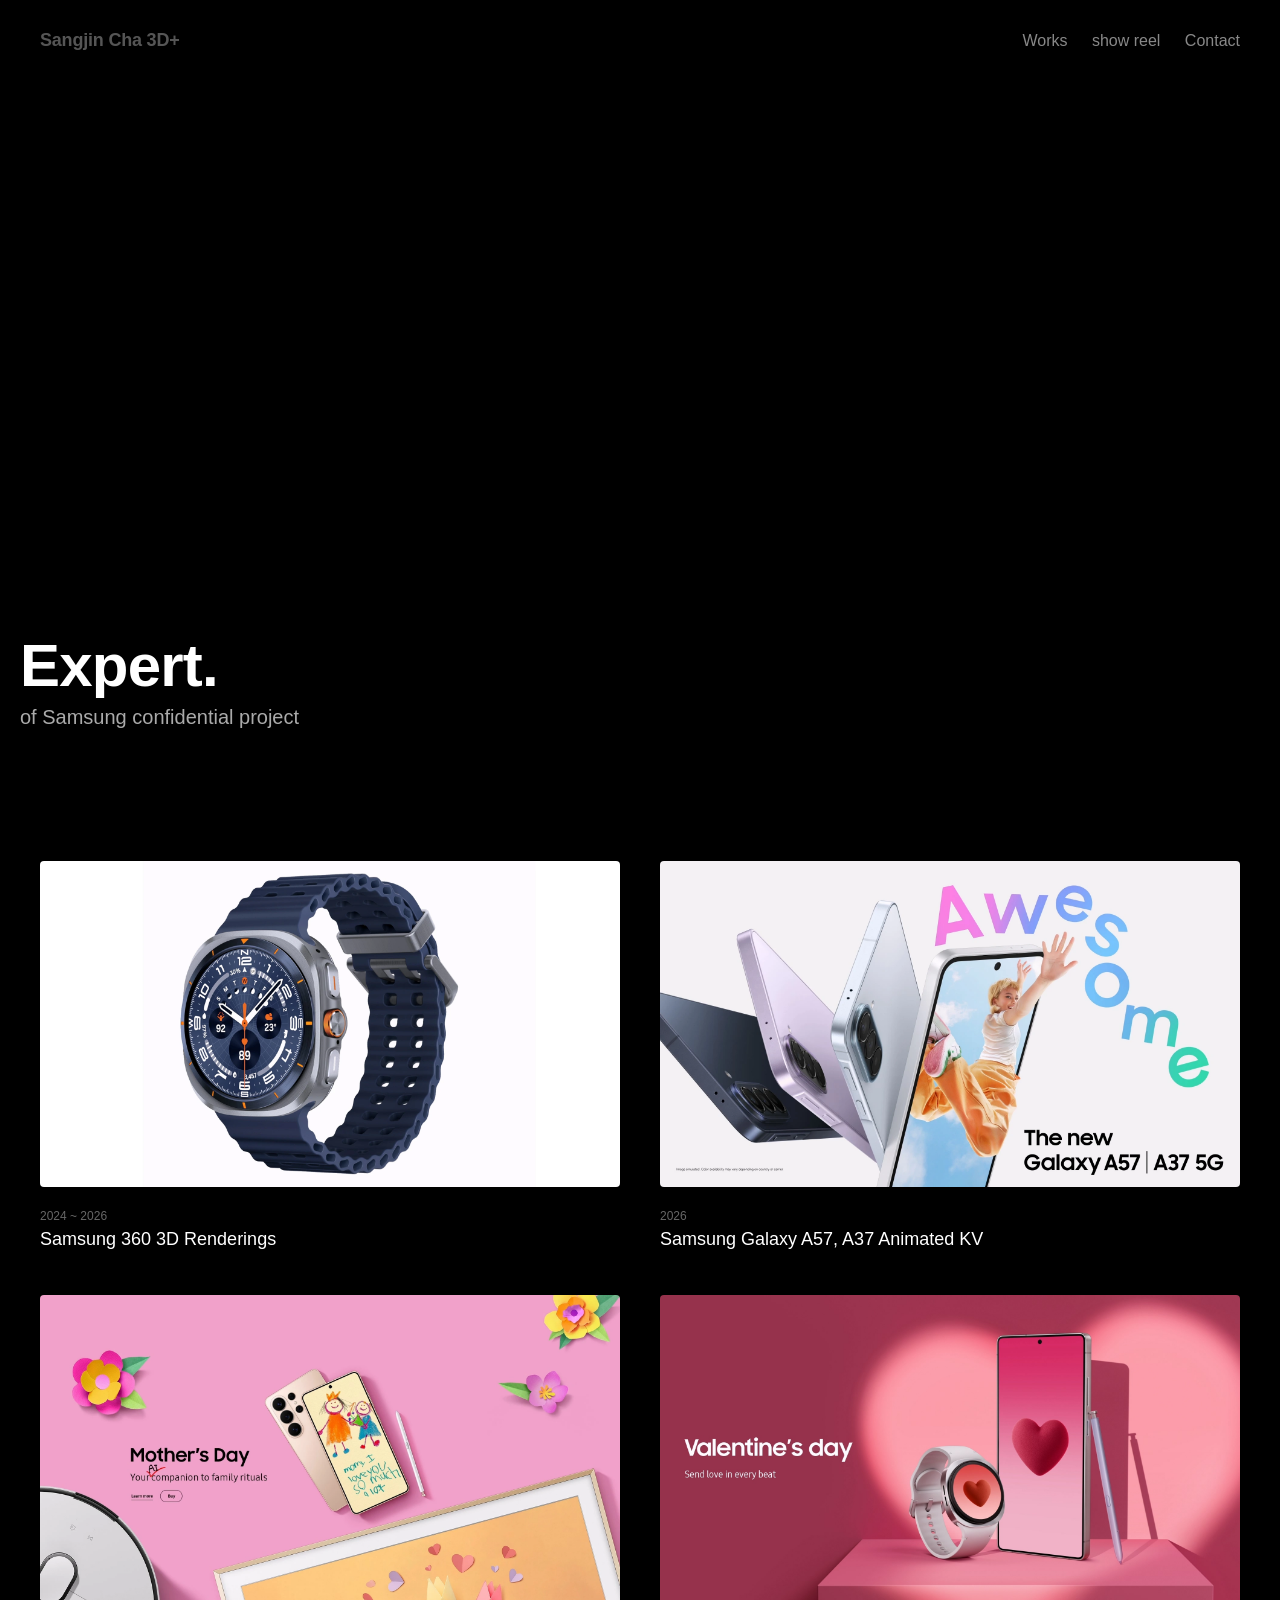
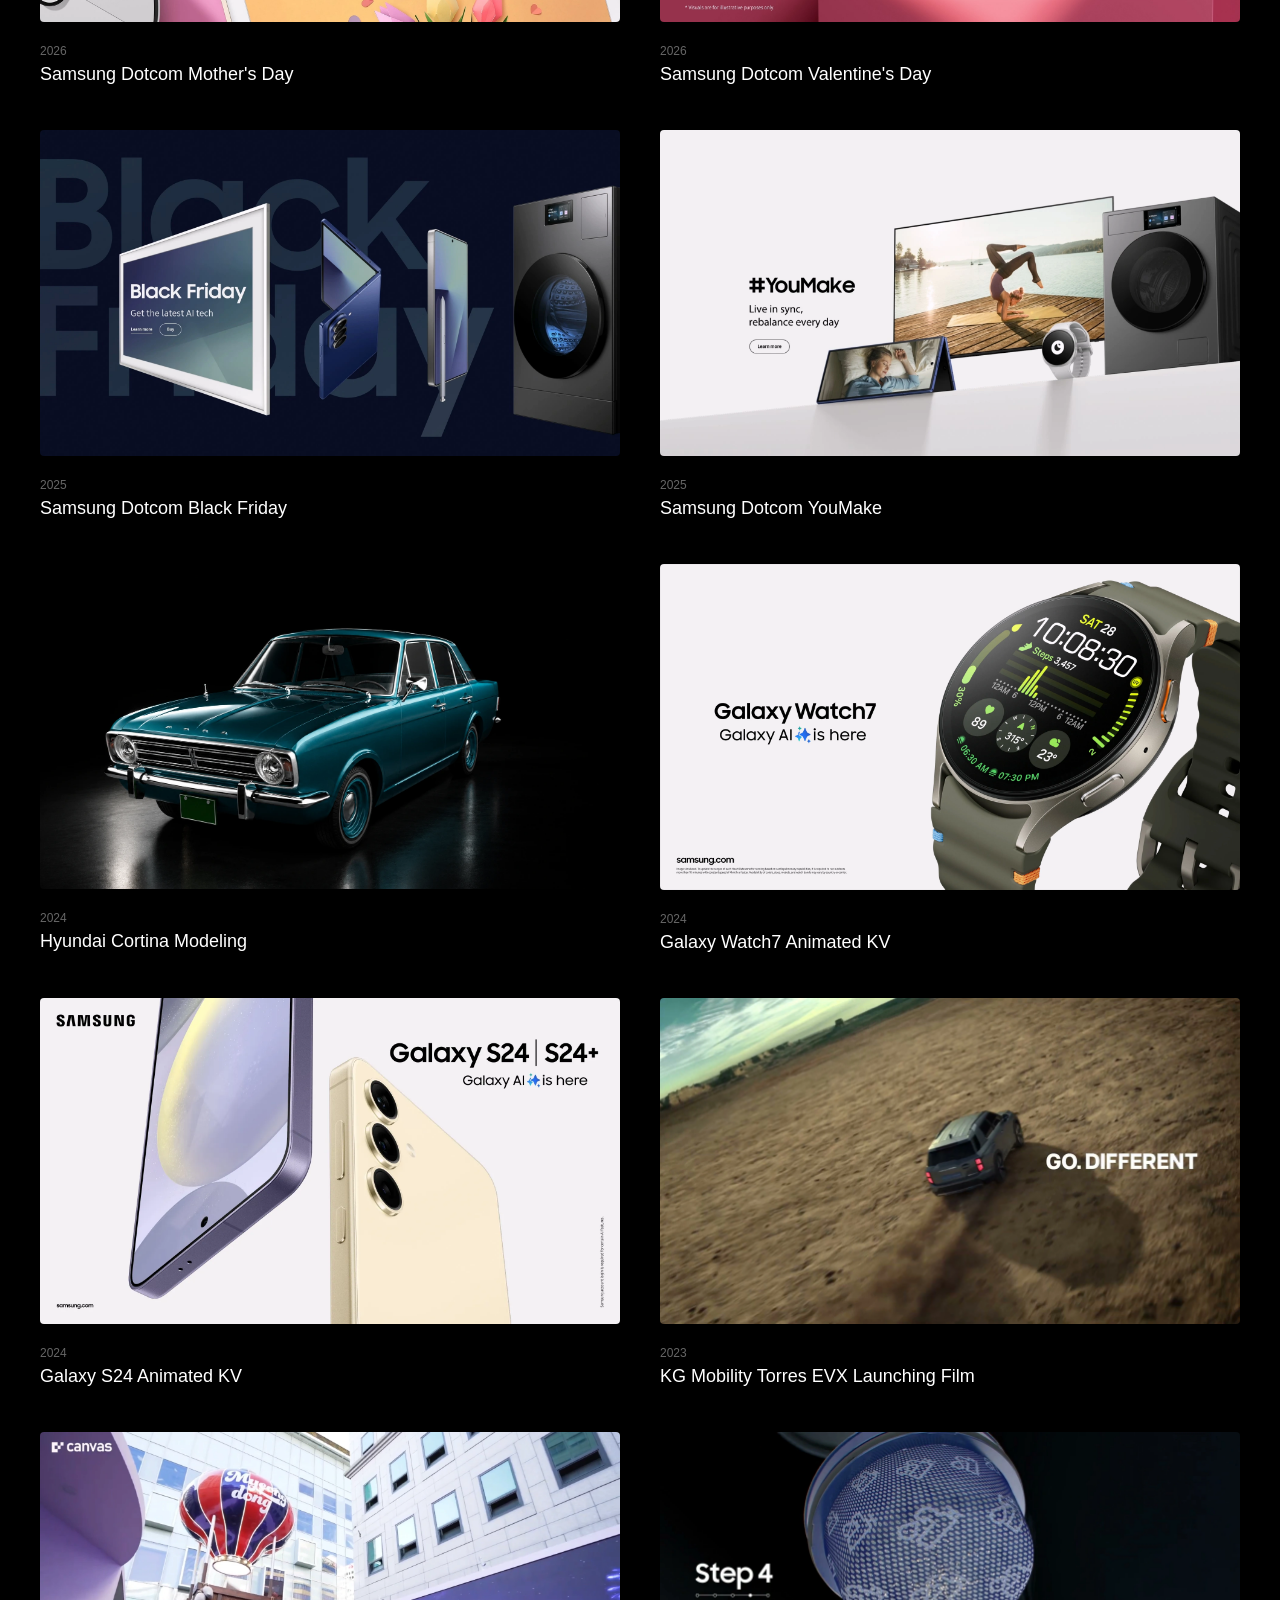
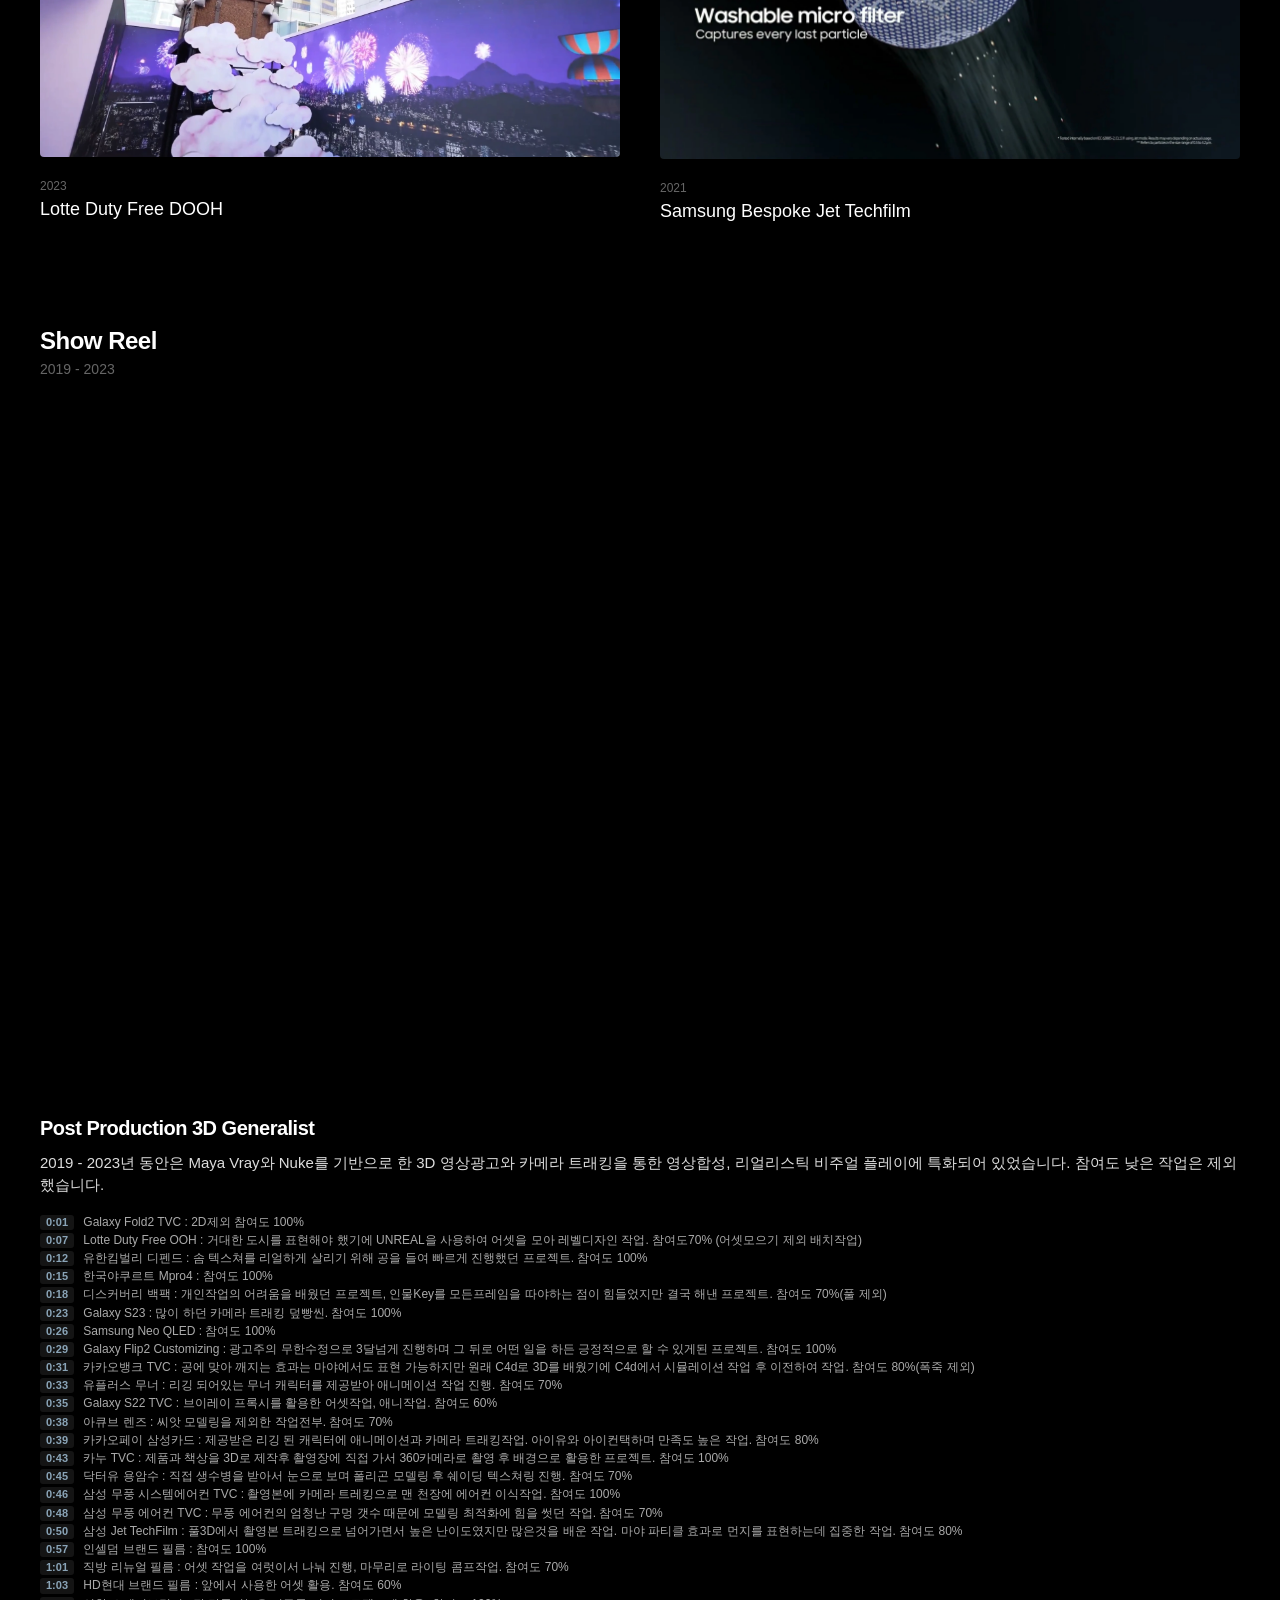
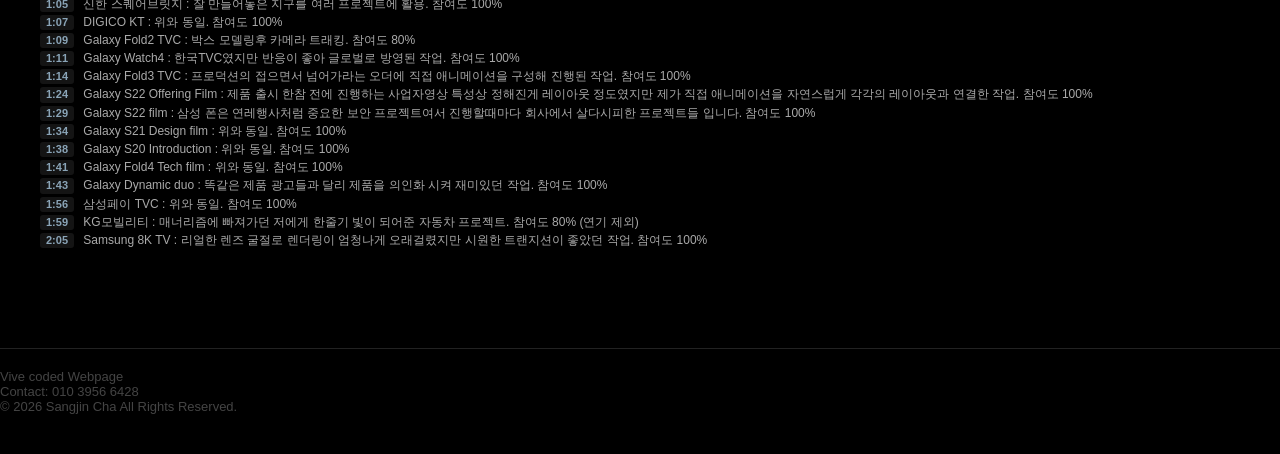
<file: index.html>
<!DOCTYPE html>
<html lang="ko">
<head>
    <meta charset="UTF-8">
    <meta name="viewport" content="width=device-width, initial-scale=1.0">
    <title>3D Generalist Sangjin Cha | Portfolio</title>
    <link rel="stylesheet" href="css/style.css">


</head>
<body>

    <header>
        <div class="logo">Sangjin Cha 3D+</div>
        <nav>
            <a href="#works">Works</a>
            <a href="#showreel">show reel</a>
            <a href="#contact">Contact</a>
        </nav>
    </header>

    <section class="hero">
        <div class="hero-video-container">
            <video autoplay muted loop playsinline style="width:100%; height:100%; object-fit: cover;">
                <source src="thumbnail/hero_loop.mp4" type="video/mp4">
            </video>
            <div class="video-overlay"></div>
        </div>

        <div class="hero-text">
            <h1>Expert.</h1>
            <p> of Samsung confidential project</p>
        </div>
    </section>

    <main id="works" class="portfolio-grid">
        
        <!-- 프로젝트 4 -->
        <div class="project-card">
            <a href="projects/project4/project4.html">
                <img src="thumbnail/project4_thumb.webp" alt="프로젝트 4 썸네일">
                <div class="project-info">
                    <span class="year">2024 ~ 2026</span>
                    <h3>Samsung 360 3D Renderings</h3>
                    
                </div>
            </a>
        </div>
        
        <!-- 프로젝트 9 -->
        <div class="project-card">
            <a href="projects/project9/project9.html">
                <img src="thumbnail/project9_thumb.webp" alt="프로젝트 9 썸네일">
                <div class="project-info">
                    <span class="year">2026</span>
                    <h3>Samsung Galaxy A57, A37 Animated KV</h3>
                
                </div>
            </a>
        </div>

        <!-- 프로젝트 8 -->
        <div class="project-card">
            <a href="projects/project8/project8.html">
                <img src="thumbnail/project8_thumb.webp" alt="프로젝트 8 썸네일">
                <div class="project-info">
                    <span class="year">2026</span>
                    <h3>Samsung Dotcom Mother's Day</h3>
                    
                </div>
            </a>
        </div>

        <!-- 프로젝트 7 -->
        <div class="project-card">
            <a href="projects/project7/project7.html">
                <img src="thumbnail/project7_thumb.jpg" alt="프로젝트 7 썸네일">
                <div class="project-info">
                    <span class="year">2026</span>
                    <h3>Samsung Dotcom Valentine's Day</h3>
                    
                </div>
            </a>
        </div>
        
        <!-- 프로젝트 6 -->
        <div class="project-card">
            <a href="projects/project6/project6.html">
                <img src="thumbnail/project6_thumb.webp" alt="프로젝트 6 썸네일">
                <div class="project-info">
                    <span class="year">2025</span>
                    <h3>Samsung Dotcom Black Friday</h3>
                   
                </div>
            </a>
        </div>

        <!-- 프로젝트 5 -->
        <div class="project-card">
            <a href="projects/project5/project5.html">
                <img src="thumbnail/project5_thumb.webp" alt="프로젝트 5 썸네일">
                <div class="project-info">
                    <span class="year">2025</span>
                    <h3>Samsung Dotcom YouMake</h3>
                  
                </div>
            </a>
        </div>

        <!-- 프로젝트 3 -->
        <div class="project-card">
            <a href="projects/project3/project3.html">
                <img src="thumbnail/project3_thumb.webp" alt="프로젝트 3 썸네일">
                <div class="project-info">
                    <span class="year">2024</span>
                    <h3>Hyundai Cortina Modeling</h3>
                 
                </div>
            </a>
        </div>

        <!-- 프로젝트 2 -->
        <div class="project-card">
            <a href="projects/project2/project2.html">
                <img src="thumbnail/project2_thumb.webp" alt="프로젝트 2 썸네일">
                <div class="project-info">
                    <span class="year">2024</span>
                    <h3>Galaxy Watch7 Animated KV</h3>
                   
                </div>
            </a>
        </div>
        
        <!-- 프로젝트 1 -->
        <div class="project-card">
            <a href="projects/project1/project1.html">
                <img src="thumbnail/project1_thumb.webp" alt="프로젝트 1 썸네일">
                <div class="project-info">
                    <span class="year">2024</span>
                    <h3>Galaxy S24 Animated KV</h3>
                    
                </div>
            </a>
        </div>

         <!-- 프로젝트 1_3 -->
        <div class="project-card">
            <a href="projects/project1_3/project1_3.html">
                <img src="thumbnail/project1_3_thumb.webp" alt="프로젝트 1 썸네일">
                <div class="project-info">
                    <span class="year">2023</span>
                    <h3>KG Mobility Torres EVX Launching Film</h3>
                    
                </div>
            </a>
        </div>

        <!-- 프로젝트 1_2 -->
        <div class="project-card">
            <a href="projects/project1_2/project1_2.html">
                <img src="thumbnail/project1_2_thumb.webp" alt="프로젝트 1 썸네일">
                <div class="project-info">
                    <span class="year">2023</span>
                    <h3>Lotte Duty Free DOOH</h3>
                    
                </div>
            </a>
        </div>

        <!-- 프로젝트 1_1 -->
        <div class="project-card">
            <a href="projects/project1_1/project1_1.html">
                <img src="thumbnail/project1_1_thumb.webp" alt="프로젝트 1 썸네일">
                <div class="project-info">
                    <span class="year">2021</span>
                    <h3>Samsung Bespoke Jet Techfilm</h3>
                    
                </div>
            </a>
        </div>
    
    </main>

    <section id="showreel" class="reels-section">
        <div class="section-title">
            <h2>Show Reel</h2>
            <p>2019 - 2023</p>
        </div>
        
        <div class="reels-video-wrapper">
            <!-- ★ URL 오타 수정 및 enablejsapi=1 파라미터 적용 ★ -->
            <iframe id="reel-player"
                    src="https://www.youtube.com/embed/lx2j8IPHX9o?enablejsapi=1&rel=0&modestbranding=1&controls=1" 
                    title="Sangjin Cha Motion Showreel" 
                    frameborder="0" 
                    allow="accelerometer; autoplay; clipboard-write; encrypted-media; gyroscope; picture-in-picture; web-share" 
                    allowfullscreen
                    style="width:100%; height:100%;">
            </iframe>
        </div>

        <div class="reels-description">
    <h3>Post Production 3D Generalist</h3>
    
    <!-- 1. 상단 요약글만 desc-text로 감싸기 -->
    <p class="desc-text">
        2019 - 2023년 동안은 Maya Vray와 Nuke를 기반으로 한 3D 영상광고와 카메라 트래킹을 통한 영상합성, 리얼리스틱 비주얼 플레이에 특화되어 있었습니다. 참여도 낮은 작업은 제외했습니다.
    </p>

    <!-- 2. 타임스탬프 목록은 별도 div/p 박스로 분리 -->
    <div class="timestamp-list">
        <div class="timestamp-item"><span class="timestamp" data-time="1">0:01</span> Galaxy Fold2 TVC : 2D제외 참여도 100%</div>
        <div class="timestamp-item"><span class="timestamp" data-time="7">0:07</span> Lotte Duty Free OOH : 거대한 도시를 표현해야 했기에 UNREAL을 사용하여 어셋을 모아 레벨디자인 작업. 참여도70% (어셋모으기 제외 배치작업)</div>
        <div class="timestamp-item"><span class="timestamp" data-time="12">0:12</span> 유한킴벌리 디펜드 : 솜 텍스쳐를 리얼하게 살리기 위해 공을 들여 빠르게 진행했던 프로젝트. 참여도 100%</div>
        <div class="timestamp-item"><span class="timestamp" data-time="15">0:15</span> 한국야쿠르트 Mpro4 : 참여도 100%</div>
        <div class="timestamp-item"><span class="timestamp" data-time="18">0:18</span> 디스커버리 백팩 : 개인작업의 어려움을 배웠던 프로젝트, 인물Key를 모든프레임을 따야하는 점이 힘들었지만 결국 해낸 프로젝트. 참여도 70%(풀 제외)</div>
        <div class="timestamp-item"><span class="timestamp" data-time="23">0:23</span> Galaxy S23 : 많이 하던 카메라 트래킹 덮빵씬. 참여도 100%</div>
        <div class="timestamp-item"><span class="timestamp" data-time="26">0:26</span> Samsung Neo QLED : 참여도 100%</div>
        <div class="timestamp-item"><span class="timestamp" data-time="29">0:29</span> Galaxy Flip2 Customizing : 광고주의 무한수정으로 3달넘게 진행하며 그 뒤로 어떤 일을 하든 긍정적으로 할 수 있게된 프로젝트. 참여도 100%</div>
        <div class="timestamp-item"><span class="timestamp" data-time="31">0:31</span> 카카오뱅크 TVC : 공에 맞아 깨지는 효과는 마야에서도 표현 가능하지만 원래 C4d로 3D를 배웠기에 C4d에서 시뮬레이션 작업 후 이전하여 작업. 참여도 80%(폭죽 제외)</div>
        <div class="timestamp-item"><span class="timestamp" data-time="33">0:33</span> 유플러스 무너 : 리깅 되어있는 무너 캐릭터를 제공받아 애니메이션 작업 진행. 참여도 70%</div>
        <div class="timestamp-item"><span class="timestamp" data-time="35">0:35</span> Galaxy S22 TVC : 브이레이 프록시를 활용한 어셋작업, 애니작업. 참여도 60%</div>
        <div class="timestamp-item"><span class="timestamp" data-time="38">0:38</span> 아큐브 렌즈 : 씨앗 모델링을 제외한 작업전부. 참여도 70%</div>
        <div class="timestamp-item"><span class="timestamp" data-time="39">0:39</span> 카카오페이 삼성카드 : 제공받은 리깅 된 캐릭터에 애니메이션과 카메라 트래킹작업. 아이유와 아이컨택하며 만족도 높은 작업. 참여도 80%</div>
        <div class="timestamp-item"><span class="timestamp" data-time="43">0:43</span> 카누 TVC : 제품과 책상을 3D로 제작후 촬영장에 직접 가서 360카메라로 촬영 후 배경으로 활용한 프로젝트. 참여도 100%</div>
        <div class="timestamp-item"><span class="timestamp" data-time="45">0:45</span> 닥터유 용암수 : 직접 생수병을 받아서 눈으로 보며 폴리곤 모델링 후 쉐이딩 텍스쳐링 진행. 참여도 70%</div>
        <div class="timestamp-item"><span class="timestamp" data-time="46">0:46</span> 삼성 무풍 시스템에어컨 TVC : 촬영본에 카메라 트레킹으로 맨 천장에 에어컨 이식작업. 참여도 100%</div>
        <div class="timestamp-item"><span class="timestamp" data-time="48">0:48</span> 삼성 무풍 에어컨 TVC : 무풍 에어컨의 엄청난 구멍 갯수 때문에 모델링 최적화에 힘을 썻던 작업. 참여도 70%</div>
        <div class="timestamp-item"><span class="timestamp" data-time="50">0:50</span> 삼성 Jet TechFilm : 풀3D에서 촬영본 트래킹으로 넘어가면서 높은 난이도였지만 많은것을 배운 작업. 마야 파티클 효과로 먼지를 표현하는데 집중한 작업.  참여도 80%</div>
        <div class="timestamp-item"><span class="timestamp" data-time="57">0:57</span> 인셀덤 브랜드 필름 : 참여도 100%</div>
        <div class="timestamp-item"><span class="timestamp" data-time="61">1:01</span> 직방 리뉴얼 필름 : 어셋 작업을 여럿이서 나눠 진행, 마무리로 라이팅 콤프작업. 참여도 70%</div>
        <div class="timestamp-item"><span class="timestamp" data-time="63">1:03</span> HD현대 브랜드 필름 : 앞에서 사용한 어셋 활용. 참여도 60%</div>
        <div class="timestamp-item"><span class="timestamp" data-time="65">1:05</span> 신한 스퀘어브릿지 : 잘 만들어놓은 지구를 여러 프로젝트에 활용. 참여도 100%</div>
        <div class="timestamp-item"><span class="timestamp" data-time="67">1:07</span> DIGICO KT : 위와 동일. 참여도 100%</div>
        <div class="timestamp-item"><span class="timestamp" data-time="69">1:09</span> Galaxy Fold2 TVC : 박스 모델링후 카메라 트래킹. 참여도 80%</div>
        <div class="timestamp-item"><span class="timestamp" data-time="71">1:11</span> Galaxy Watch4 : 한국TVC였지만 반응이 좋아 글로벌로 방영된 작업. 참여도 100%</div>
        <div class="timestamp-item"><span class="timestamp" data-time="74">1:14</span> Galaxy Fold3 TVC : 프로덕션의 접으면서 넘어가라는 오더에 직접 애니메이션을 구성해 진행된 작업. 참여도 100%</div>
        <div class="timestamp-item"><span class="timestamp" data-time="84">1:24</span> Galaxy S22 Offering Film : 제품 출시 한참 전에 진행하는 사업자영상 특성상 정해진게 레이아웃 정도였지만 제가 직접 애니메이션을 자연스럽게 각각의 레이아웃과 연결한 작업. 참여도 100%</div>
        <div class="timestamp-item"><span class="timestamp" data-time="89">1:29</span> Galaxy S22 film : 삼성 폰은 연레행사처럼 중요한 보안 프로젝트여서 진행할때마다 회사에서 살다시피한 프로젝트들 입니다. 참여도 100%</div>
        <div class="timestamp-item"><span class="timestamp" data-time="94">1:34</span> Galaxy S21 Design film : 위와 동일. 참여도 100%</div>
        <div class="timestamp-item"><span class="timestamp" data-time="98">1:38</span> Galaxy S20 Introduction : 위와 동일. 참여도 100%</div>
        <div class="timestamp-item"><span class="timestamp" data-time="101">1:41</span> Galaxy Fold4 Tech film : 위와 동일. 참여도 100%</div>
        <div class="timestamp-item"><span class="timestamp" data-time="103">1:43</span> Galaxy Dynamic duo : 똑같은 제품 광고들과 달리 제품을 의인화 시켜 재미있던 작업. 참여도 100%</div>
        <div class="timestamp-item"><span class="timestamp" data-time="116">1:56</span> 삼성페이 TVC : 위와 동일. 참여도 100%</div>
        <div class="timestamp-item"><span class="timestamp" data-time="119">1:59</span> KG모빌리티 : 매너리즘에 빠져가던 저에게 한줄기 빛이 되어준 자동차 프로젝트. 참여도 80% (연기 제외)</div>
        <div class="timestamp-item"><span class="timestamp" data-time="125">2:05</span> Samsung 8K TV : 리얼한 렌즈 굴절로 렌더링이 엄청나게 오래걸렸지만 시원한 트랜지션이 좋았던 작업. 참여도 100%</div>





        
         


    </div>

    
    </div>
    </section>

    <script>
    // 타임스탬프 클릭 이벤트 리스너
    document.querySelectorAll('.timestamp').forEach(button => {
        button.addEventListener('click', function() {
            const seconds = parseInt(this.getAttribute('data-time'));
            const iframe = document.getElementById('reel-player');
            
            if (iframe) {
                // 유튜브 iframe에 초 단위 이동 및 재생 명령 전송
                iframe.contentWindow.postMessage(JSON.stringify({
                    "event": "command",
                    "func": "seekTo",
                    "args": [seconds, true]
                }), "*");
                
                iframe.contentWindow.postMessage(JSON.stringify({
                    "event": "command",
                    "func": "playVideo",
                    "args": []
                }), "*");

                // 쇼릴 섹션 위치로 부드럽게 스크롤
                document.getElementById('showreel').scrollIntoView({ behavior: 'smooth' });
            }
        });
    });
    </script>
    
    <footer id="contact">
        <p>Vive coded Webpage</p>
        <p>Contact: 010 3956 6428</p>
        <p>© 2026 Sangjin Cha All Rights Reserved.</p>
    </footer>

</body>
</html>
</file>
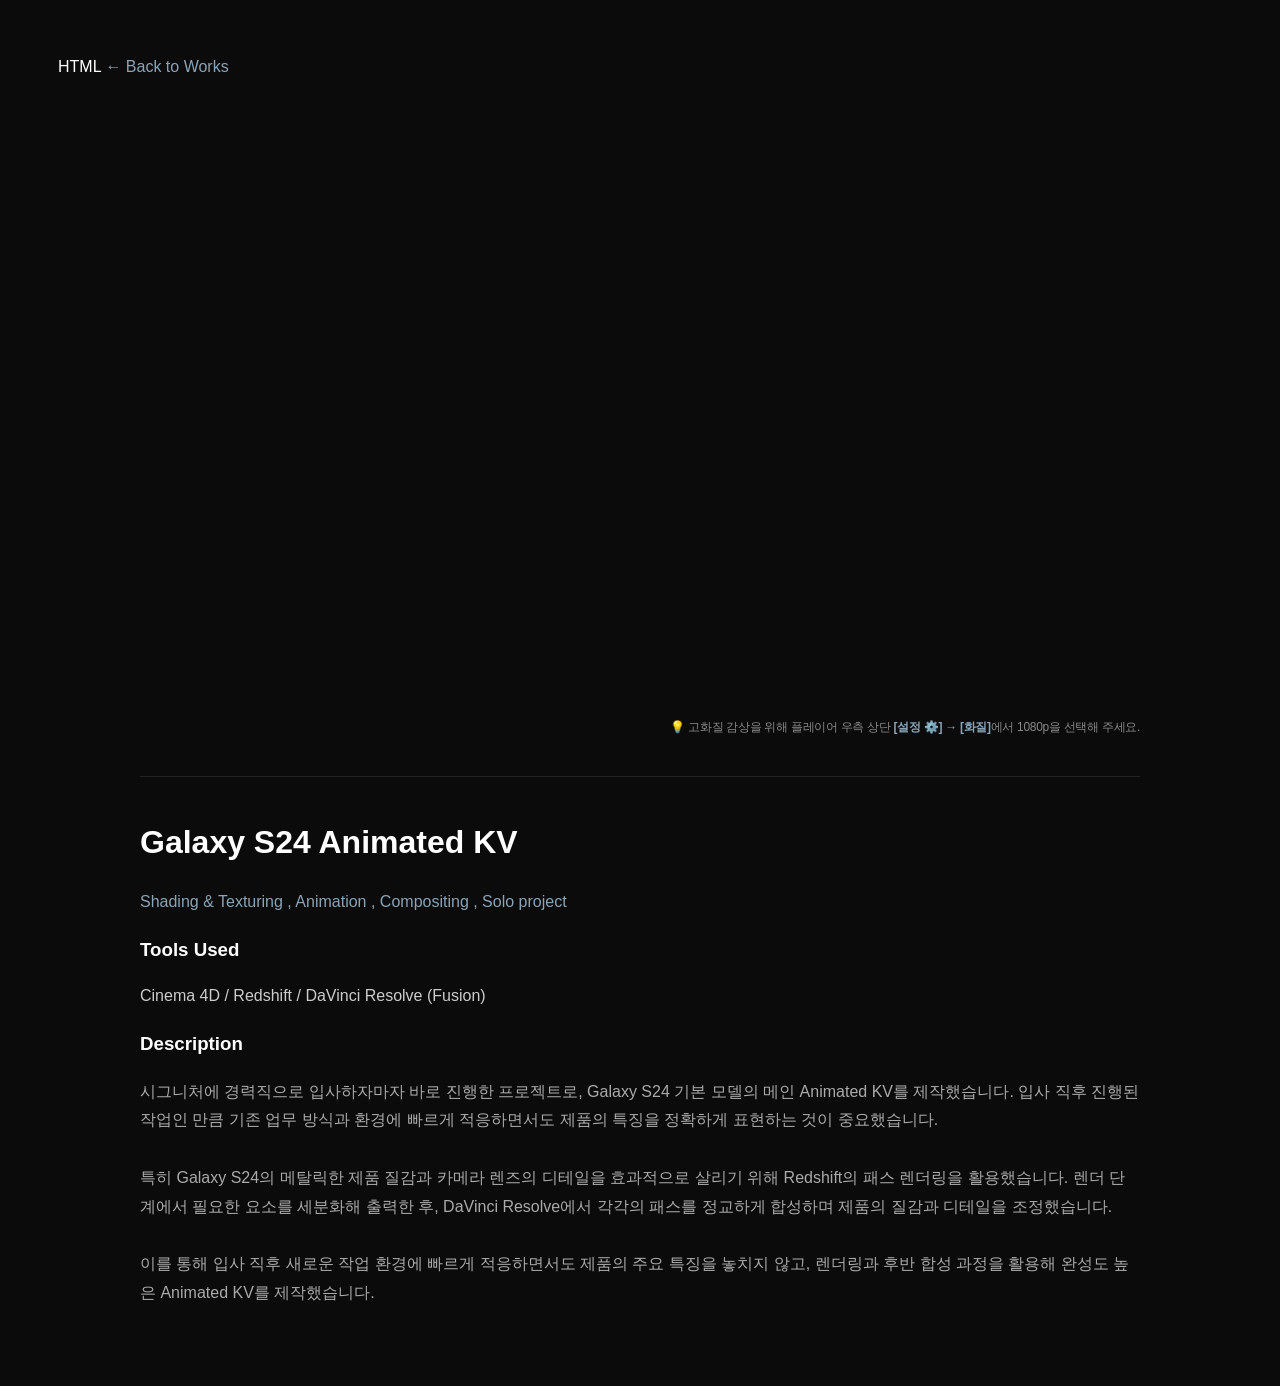
<file: projects/project1/project1.html>
HTML
<!DOCTYPE html>
<html lang="ko">
<head>
    <meta charset="UTF-8">
    <title>프로젝트 상세페이지</title>
    <style>
        body { background-color: #0b0b0b; color: #fff; padding: 50px; font-family: sans-serif; }
        .back-btn { color: #8aa4b7; text-decoration: none; }
        .video-wrapper { max-width: 1000px; margin: 40px auto; aspect-ratio: 16/9; }
        .description { max-width: 1000px; margin: 20px auto; line-height: 1.6; }

        /* ★ 화질 안내 문구 스타일 ★ */
        .quality-notice {
            max-width: 1000px;
            margin: 0 auto 30px auto;
            text-align: right; /* 영상 우측 하단 플레이어 설정 버튼 위치에 맞게 우측 정렬 */
            font-size: 12px;
            color: #888888;
            letter-spacing: -0.3px;
        }

        .quality-notice span {
            color: #8aa4b7;
            font-weight: bold;
        }

        .description { max-width: 1000px; margin: 20px auto; line-height: 1.6; }
        
        
        /* 갤러리 섹션 스타일 */
        .project-gallery {
            max-width: 1000px;
            margin: 50px auto 0 auto;
            display: flex;
            flex-direction: column;
            gap: 30px; /* 이미지 간의 정갈한 간격 */
        }
        
        .gallery-item {
            width: 100%;
            border-radius: 6px;
            overflow: hidden;
            background-color: #111;
        }

        .gallery-item img {
            width: 100%;
            height: auto;
            display: block;
            object-fit: cover;
        }

        .gallery-item p {
            font-size: 13px;
            color: #666;
            margin-top: 10px;
            text-align: left;
        }
    </style>
</head>
<body>
    <a href="../../index.html" class="back-btn">← Back to Works</a>
    
    <div class="video-wrapper">
        <p style="text-align:center; color:#444;">
            <iframe width="1920" height="1080" src="https://www.youtube.com/embed/H-HJdoKsdy0?si=pc7COhH402-MNSHv?rel=0&modestbranding=1" 
            title="YouTube video player" 
            frameborder="0" 
            allow="accelerometer; autoplay; clipboard-write; encrypted-media; gyroscope; picture-in-picture; web-share" referrerpolicy="strict-origin-when-cross-origin" allowfullscreen
            style="width:100%; height:100%;"
            ></iframe></p>
    </div>

    <div class="quality-notice">
        💡 고화질 감상을 위해 플레이어 우측 상단 <span>[설정 ⚙️] → [화질]</span>에서 1080p을 선택해 주세요.
    </div>

    <div class="description">
       <hr style="border: 0; border-top: 1px solid #222; margin: 40px 0;">
    
        <h1>Galaxy S24 Animated KV</h1>
        

    
        <p style="color: #8aa4b7; margin-bottom: 20px;">
        Shading & Texturing , Animation , Compositing , Solo project
        </p>

        <h3>Tools Used</h3>
        <p style="color: #ccc; margin-bottom: 20px;">
        Cinema 4D / Redshift / DaVinci Resolve (Fusion)
        </p>

        <h3>Description</h3>
        <p style="color: #aaa; line-height: 1.8;">
        시그니처에 경력직으로 입사하자마자 바로 진행한 프로젝트로, Galaxy S24 기본 모델의 메인 Animated KV를 제작했습니다. 입사 직후 진행된 작업인 만큼 기존 업무 방식과 환경에 빠르게 적응하면서도 제품의 특징을 정확하게 표현하는 것이 중요했습니다.
        <br><br>특히 Galaxy S24의 메탈릭한 제품 질감과 카메라 렌즈의 디테일을 효과적으로 살리기 위해 Redshift의 패스 렌더링을 활용했습니다. 렌더 단계에서 필요한 요소를 세분화해 출력한 후, DaVinci Resolve에서 각각의 패스를 정교하게 합성하며 제품의 질감과 디테일을 조정했습니다.
        <br><br>이를 통해 입사 직후 새로운 작업 환경에 빠르게 적응하면서도 제품의 주요 특징을 놓치지 않고, 렌더링과 후반 합성 과정을 활용해 완성도 높은 Animated KV를 제작했습니다.
        </p>
    </div>
</body>
</html>
</file>
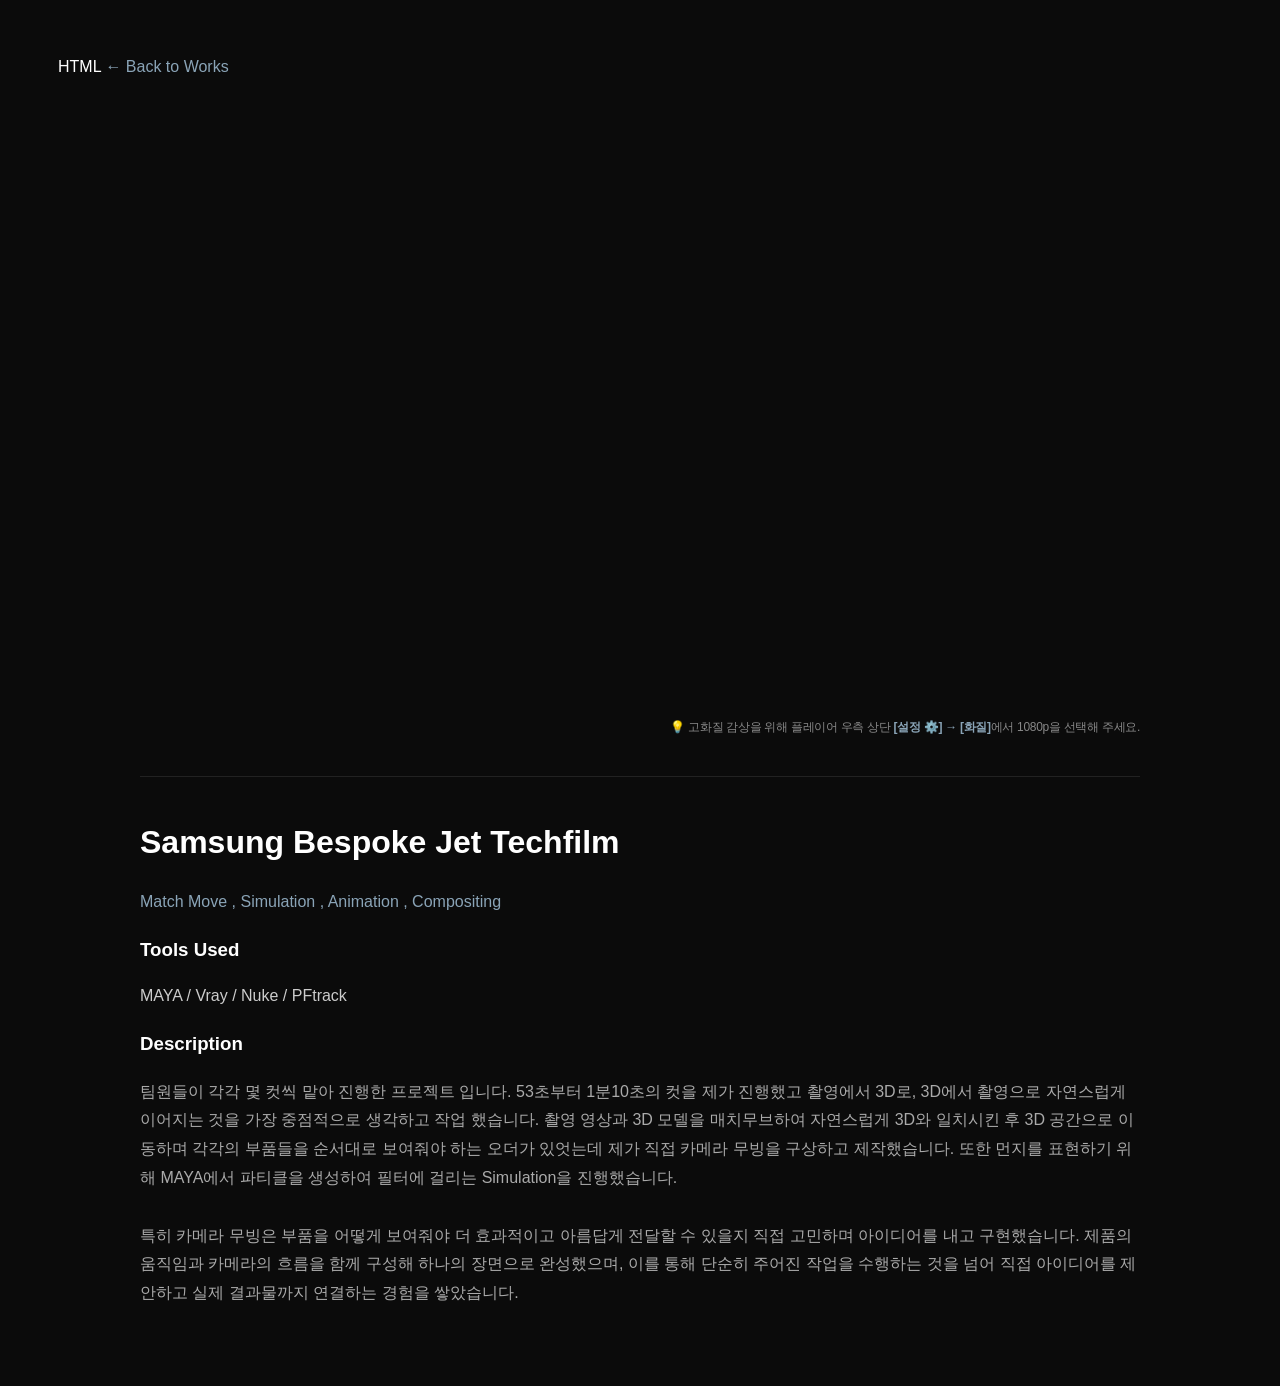
<file: projects/project1_1/project1_1.html>
HTML
<!DOCTYPE html>
<html lang="ko">
<head>
    <meta charset="UTF-8">
    <title>프로젝트 상세페이지</title>
    <style>
        body { background-color: #0b0b0b; color: #fff; padding: 50px; font-family: sans-serif; }
        .back-btn { color: #8aa4b7; text-decoration: none; }
        .video-wrapper { max-width: 1000px; margin: 40px auto; aspect-ratio: 16/9; }
        .description { max-width: 1000px; margin: 20px auto; line-height: 1.6; }

        /* ★ 화질 안내 문구 스타일 ★ */
        .quality-notice {
            max-width: 1000px;
            margin: 0 auto 30px auto;
            text-align: right; /* 영상 우측 하단 플레이어 설정 버튼 위치에 맞게 우측 정렬 */
            font-size: 12px;
            color: #888888;
            letter-spacing: -0.3px;
        }

        .quality-notice span {
            color: #8aa4b7;
            font-weight: bold;
        }

        .description { max-width: 1000px; margin: 20px auto; line-height: 1.6; }
        
        
        /* 갤러리 섹션 스타일 */
        .project-gallery {
            max-width: 1000px;
            margin: 50px auto 0 auto;
            display: flex;
            flex-direction: column;
            gap: 30px; /* 이미지 간의 정갈한 간격 */
        }
        
        .gallery-item {
            width: 100%;
            border-radius: 6px;
            overflow: hidden;
            background-color: #111;
        }

        .gallery-item img {
            width: 100%;
            height: auto;
            display: block;
            object-fit: cover;
        }

        .gallery-item p {
            font-size: 13px;
            color: #666;
            margin-top: 10px;
            text-align: left;
        }
    </style>
</head>
<body>
    <a href="../../index.html" class="back-btn">← Back to Works</a>
    
    <div class="video-wrapper">
        <p style="text-align:center; color:#444;">
            <iframe width="1920" height="1080" src="https://www.youtube.com/embed/HGPYrX2XDH8?si=4c21DyOsh6sHr2fE?rel=0&modestbranding=1" 
            title="YouTube video player" 
            frameborder="0" 
            allow="accelerometer; autoplay; clipboard-write; encrypted-media; gyroscope; picture-in-picture; web-share" referrerpolicy="strict-origin-when-cross-origin" allowfullscreen
            style="width:100%; height:100%;"
            ></iframe></p>
    </div>

    <div class="quality-notice">
        💡 고화질 감상을 위해 플레이어 우측 상단 <span>[설정 ⚙️] → [화질]</span>에서 1080p을 선택해 주세요.
    </div>

    <div class="description">
       <hr style="border: 0; border-top: 1px solid #222; margin: 40px 0;">
    
        <h1>Samsung Bespoke Jet Techfilm</h1>
        

    
        <p style="color: #8aa4b7; margin-bottom: 20px;">
        Match Move , Simulation , Animation , Compositing 
        </p>

        <h3>Tools Used</h3>
        <p style="color: #ccc; margin-bottom: 20px;">
        MAYA / Vray / Nuke / PFtrack
        </p>

        <h3>Description</h3>
        <p style="color: #aaa; line-height: 1.8;">
        팀원들이 각각 몇 컷씩 맡아 진행한 프로젝트 입니다. 53초부터 1분10초의 컷을 제가 진행했고 촬영에서 3D로, 3D에서 촬영으로 자연스럽게 이어지는 것을 가장 중점적으로 생각하고 작업 했습니다. 촬영 영상과 3D 모델을 매치무브하여 자연스럽게 3D와 일치시킨 후 3D 공간으로 이동하며 각각의 부품들을 순서대로 보여줘야 하는 오더가 있엇는데 제가 직접 카메라 무빙을 구상하고 제작했습니다. 또한 먼지를 표현하기 위해 MAYA에서 파티클을 생성하여 필터에 걸리는 Simulation을 진행했습니다. 
        <br><br>특히 카메라 무빙은 부품을 어떻게 보여줘야 더 효과적이고 아름답게 전달할 수 있을지 직접 고민하며 아이디어를 내고 구현했습니다. 제품의 움직임과 카메라의 흐름을 함께 구성해 하나의 장면으로 완성했으며, 이를 통해 단순히 주어진 작업을 수행하는 것을 넘어 직접 아이디어를 제안하고 실제 결과물까지 연결하는 경험을 쌓았습니다.
        
        
        </p>
    </div>
</body>
</html>
</file>
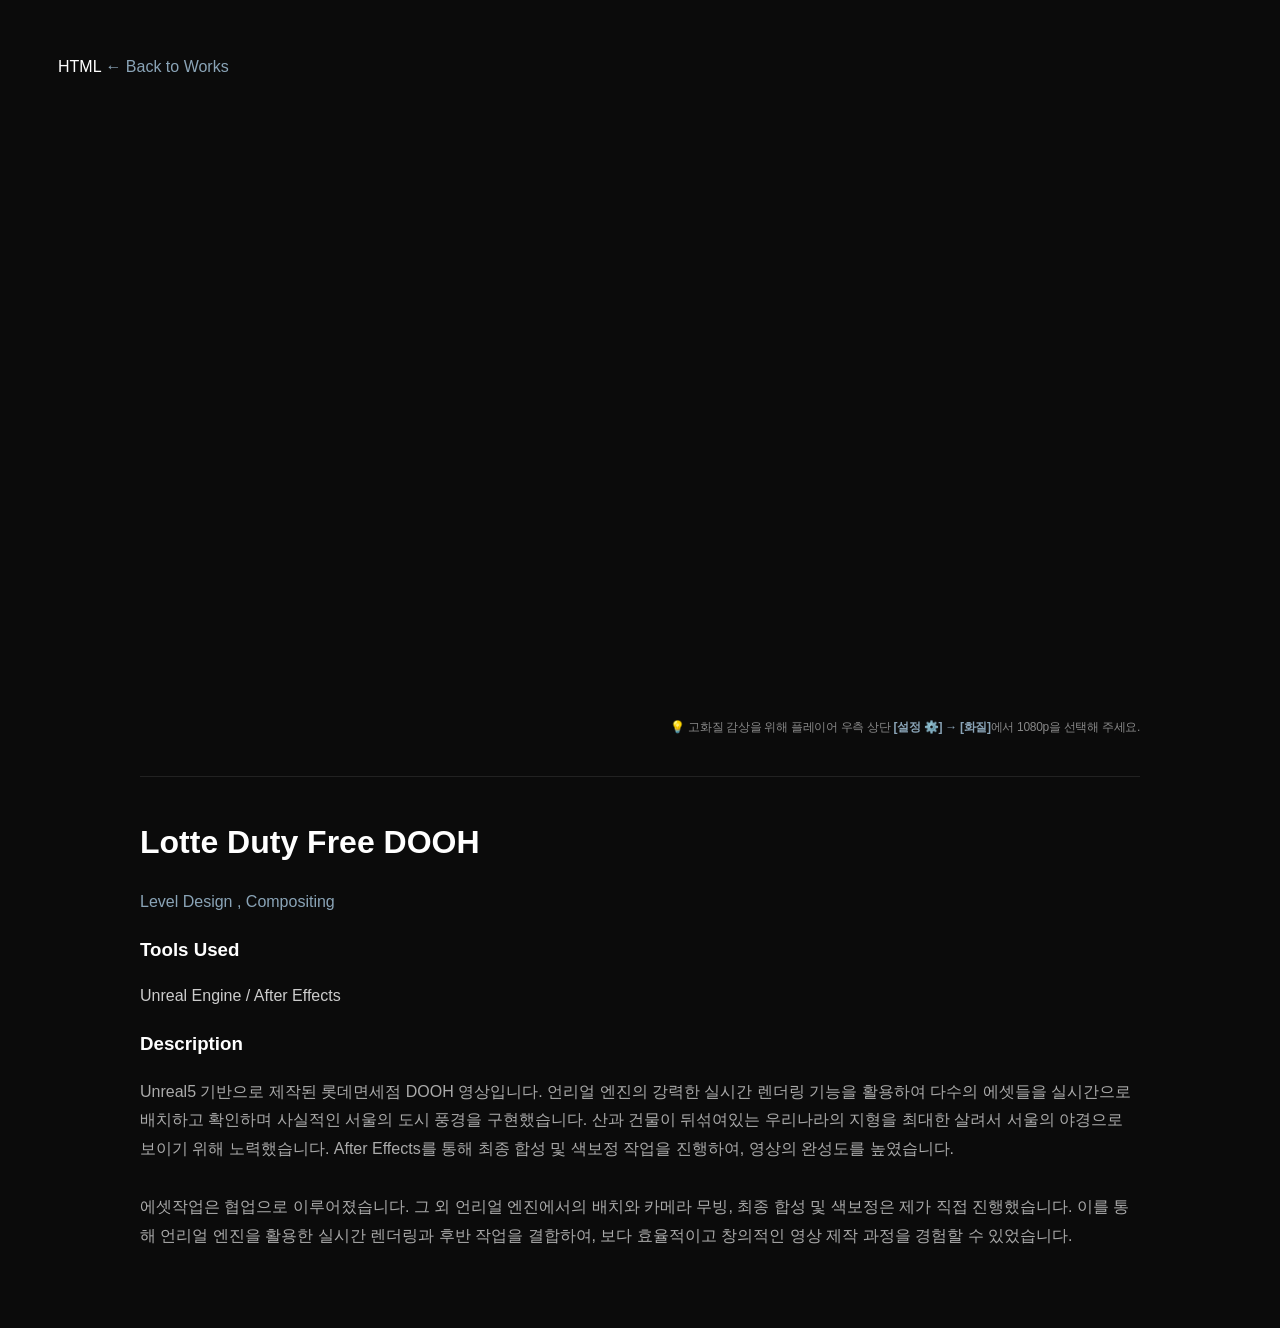
<file: projects/project1_2/project1_2.html>
HTML
<!DOCTYPE html>
<html lang="ko">
<head>
    <meta charset="UTF-8">
    <title>프로젝트 상세페이지</title>
    <style>
        body { background-color: #0b0b0b; color: #fff; padding: 50px; font-family: sans-serif; }
        .back-btn { color: #8aa4b7; text-decoration: none; }
        .video-wrapper { max-width: 1000px; margin: 40px auto; aspect-ratio: 16/9; }
        .description { max-width: 1000px; margin: 20px auto; line-height: 1.6; }

        /* ★ 화질 안내 문구 스타일 ★ */
        .quality-notice {
            max-width: 1000px;
            margin: 0 auto 30px auto;
            text-align: right; /* 영상 우측 하단 플레이어 설정 버튼 위치에 맞게 우측 정렬 */
            font-size: 12px;
            color: #888888;
            letter-spacing: -0.3px;
        }

        .quality-notice span {
            color: #8aa4b7;
            font-weight: bold;
        }

        .description { max-width: 1000px; margin: 20px auto; line-height: 1.6; }
        
        
        /* 갤러리 섹션 스타일 */
        .project-gallery {
            max-width: 1000px;
            margin: 50px auto 0 auto;
            display: flex;
            flex-direction: column;
            gap: 30px; /* 이미지 간의 정갈한 간격 */
        }
        
        .gallery-item {
            width: 100%;
            border-radius: 6px;
            overflow: hidden;
            background-color: #111;
        }

        .gallery-item img {
            width: 100%;
            height: auto;
            display: block;
            object-fit: cover;
        }

        .gallery-item p {
            font-size: 13px;
            color: #666;
            margin-top: 10px;
            text-align: left;
        }
    </style>
</head>
<body>
    <a href="../../index.html" class="back-btn">← Back to Works</a>
    
    <div class="video-wrapper">
        <p style="text-align:center; color:#444;">
            <iframe width="1920" height="1080" src="https://www.youtube.com/embed/YP4Tsa3EoOE?si=pPzjdtAD83Hen0Gh?rel=0&modestbranding=1" 
            title="YouTube video player" 
            frameborder="0" 
            allow="accelerometer; autoplay; clipboard-write; encrypted-media; gyroscope; picture-in-picture; web-share" referrerpolicy="strict-origin-when-cross-origin" allowfullscreen
            style="width:100%; height:100%;"
            ></iframe></p>
    </div>

    <div class="quality-notice">
        💡 고화질 감상을 위해 플레이어 우측 상단 <span>[설정 ⚙️] → [화질]</span>에서 1080p을 선택해 주세요.
    </div>

    <div class="description">
       <hr style="border: 0; border-top: 1px solid #222; margin: 40px 0;">
    
        <h1>Lotte Duty Free DOOH</h1>
        

    
        <p style="color: #8aa4b7; margin-bottom: 20px;">
        Level Design , Compositing 
        </p>

        <h3>Tools Used</h3>
        <p style="color: #ccc; margin-bottom: 20px;">
        Unreal Engine / After Effects
        </p>

        <h3>Description</h3>
        <p style="color: #aaa; line-height: 1.8;">
        Unreal5 기반으로 제작된 롯데면세점 DOOH 영상입니다. 언리얼 엔진의 강력한 실시간 렌더링 기능을 활용하여 다수의 에셋들을 실시간으로 배치하고 확인하며 사실적인 서울의 도시 풍경을 구현했습니다. 산과 건물이 뒤섞여있는 우리나라의 지형을 최대한 살려서 서울의 야경으로 보이기 위해 노력했습니다. After Effects를 통해 최종 합성 및 색보정 작업을 진행하여, 영상의 완성도를 높였습니다.
        <br><br>에셋작업은 협업으로 이루어졌습니다. 그 외 언리얼 엔진에서의 배치와 카메라 무빙, 최종 합성 및 색보정은 제가 직접 진행했습니다. 이를 통해 언리얼 엔진을 활용한 실시간 렌더링과 후반 작업을 결합하여, 보다 효율적이고 창의적인 영상 제작 과정을 경험할 수 있었습니다.
        
        </p>
    </div>
</body>
</html>
</file>
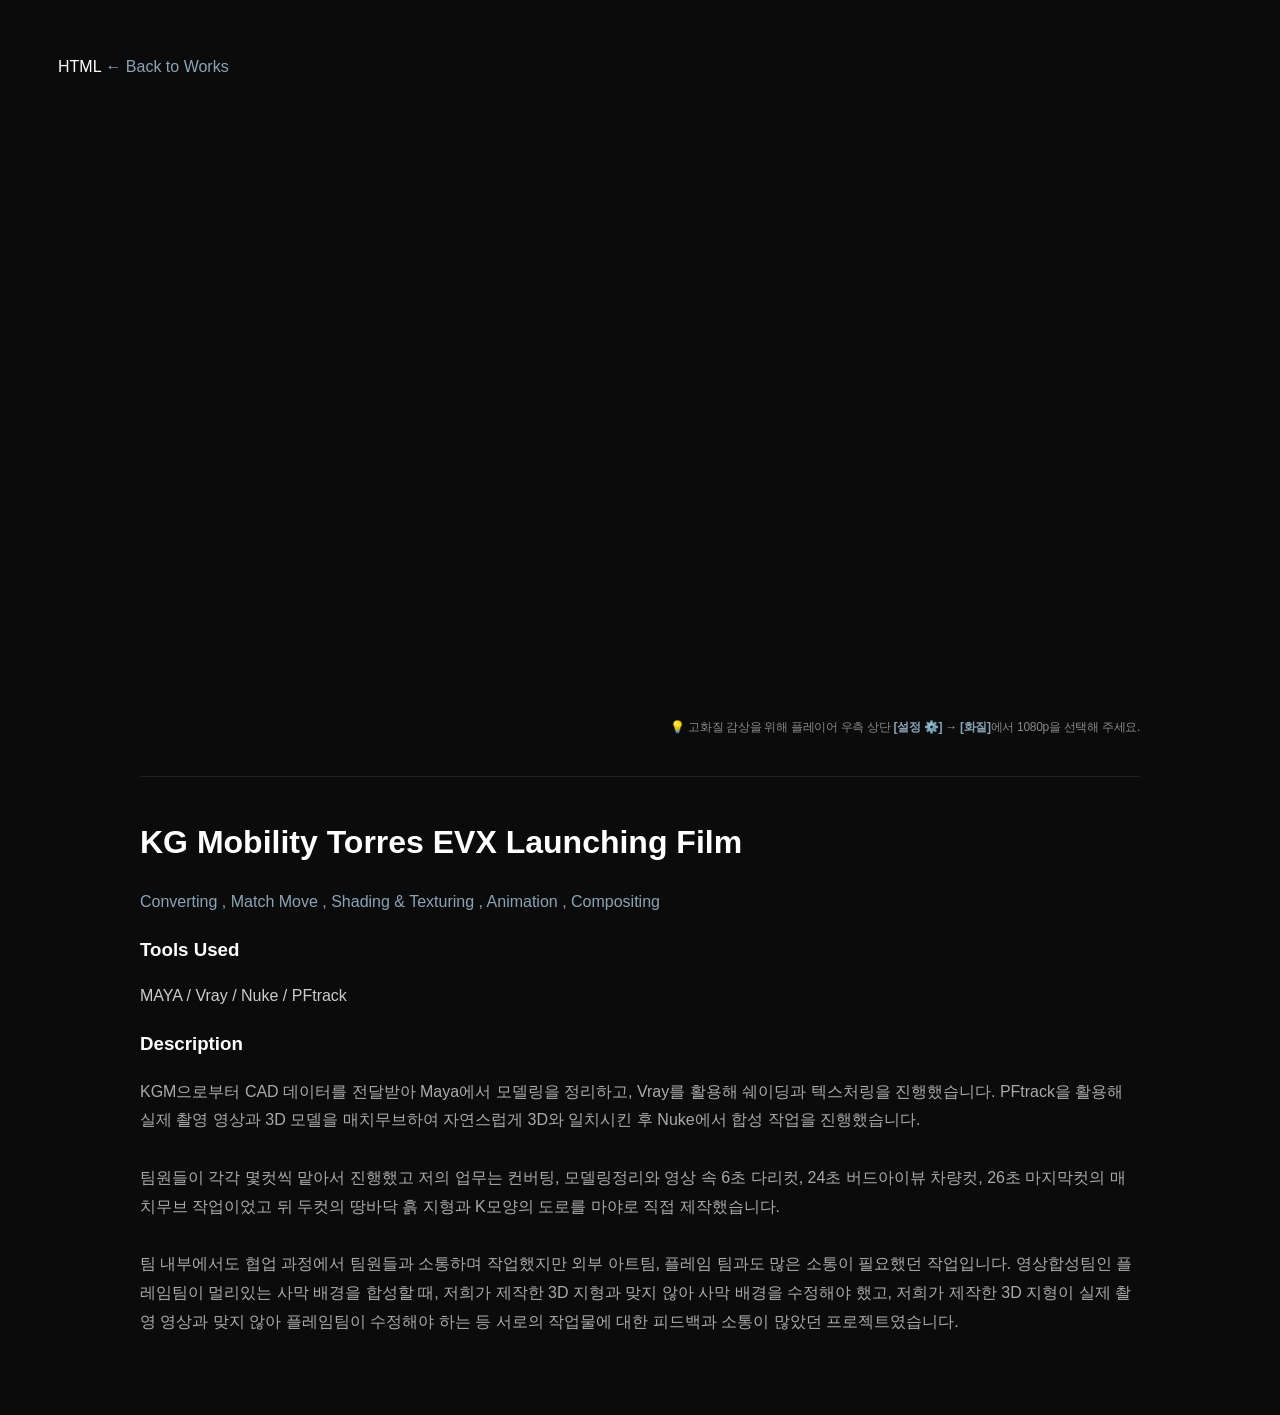
<file: projects/project1_3/project1_3.html>
HTML
<!DOCTYPE html>
<html lang="ko">
<head>
    <meta charset="UTF-8">
    <title>프로젝트 상세페이지</title>
    <style>
        body { background-color: #0b0b0b; color: #fff; padding: 50px; font-family: sans-serif; }
        .back-btn { color: #8aa4b7; text-decoration: none; }
        .video-wrapper { max-width: 1000px; margin: 40px auto; aspect-ratio: 16/9; }
        .description { max-width: 1000px; margin: 20px auto; line-height: 1.6; }

        /* ★ 화질 안내 문구 스타일 ★ */
        .quality-notice {
            max-width: 1000px;
            margin: 0 auto 30px auto;
            text-align: right; /* 영상 우측 하단 플레이어 설정 버튼 위치에 맞게 우측 정렬 */
            font-size: 12px;
            color: #888888;
            letter-spacing: -0.3px;
        }

        .quality-notice span {
            color: #8aa4b7;
            font-weight: bold;
        }

        .description { max-width: 1000px; margin: 20px auto; line-height: 1.6; }
        
        
        /* 갤러리 섹션 스타일 */
        .project-gallery {
            max-width: 1000px;
            margin: 50px auto 0 auto;
            display: flex;
            flex-direction: column;
            gap: 30px; /* 이미지 간의 정갈한 간격 */
        }
        
        .gallery-item {
            width: 100%;
            border-radius: 6px;
            overflow: hidden;
            background-color: #111;
        }

        .gallery-item img {
            width: 100%;
            height: auto;
            display: block;
            object-fit: cover;
        }

        .gallery-item p {
            font-size: 13px;
            color: #666;
            margin-top: 10px;
            text-align: left;
        }
    </style>
</head>
<body>
    <a href="../../index.html" class="back-btn">← Back to Works</a>
    
    <div class="video-wrapper">
        <p style="text-align:center; color:#444;">
            <iframe width="1920" height="1080" src="https://www.youtube.com/embed/4CX5YxUN16A?si=TnfiWgzfuN5eYDJW?rel=0&modestbranding=1" 
            title="YouTube video player" 
            frameborder="0" 
            allow="accelerometer; autoplay; clipboard-write; encrypted-media; gyroscope; picture-in-picture; web-share" referrerpolicy="strict-origin-when-cross-origin" allowfullscreen
            style="width:100%; height:100%;"
            ></iframe></p>
    </div>

    <div class="quality-notice">
        💡 고화질 감상을 위해 플레이어 우측 상단 <span>[설정 ⚙️] → [화질]</span>에서 1080p을 선택해 주세요.
    </div>

    <div class="description">
       <hr style="border: 0; border-top: 1px solid #222; margin: 40px 0;">
    
        <h1>KG Mobility Torres EVX Launching Film</h1>
        

    
        <p style="color: #8aa4b7; margin-bottom: 20px;">
        Converting , Match Move , Shading & Texturing , Animation , Compositing
        </p>

        <h3>Tools Used</h3>
        <p style="color: #ccc; margin-bottom: 20px;">
        MAYA / Vray / Nuke / PFtrack
        </p>

        <h3>Description</h3>
        <p style="color: #aaa; line-height: 1.8;">
        KGM으로부터 CAD 데이터를 전달받아 Maya에서 모델링을 정리하고, Vray를 활용해 쉐이딩과 텍스처링을 진행했습니다. PFtrack을 활용해 실제 촬영 영상과 3D 모델을 매치무브하여 자연스럽게 3D와 일치시킨 후 Nuke에서 합성 작업을 진행했습니다. 
        <br><br> 팀원들이 각각 몇컷씩 맡아서 진행했고 저의 업무는 컨버팅, 모델링정리와 영상 속 6초 다리컷, 24초 버드아이뷰 차량컷, 26초 마지막컷의 매치무브 작업이었고 뒤 두컷의 땅바닥 흙 지형과 K모양의 도로를 마야로 직접 제작했습니다.
        <br><br>팀 내부에서도 협업 과정에서 팀원들과 소통하며 작업했지만 외부 아트팀, 플레임 팀과도 많은 소통이 필요했던 작업입니다. 영상합성팀인 플레임팀이 멀리있는 사막 배경을 합성할 때, 저희가 제작한 3D 지형과 맞지 않아 사막 배경을 수정해야 했고, 저희가 제작한 3D 지형이 실제 촬영 영상과 맞지 않아 플레임팀이 수정해야 하는 등 서로의 작업물에 대한 피드백과 소통이 많았던 프로젝트였습니다.
</body>
</html>
</file>
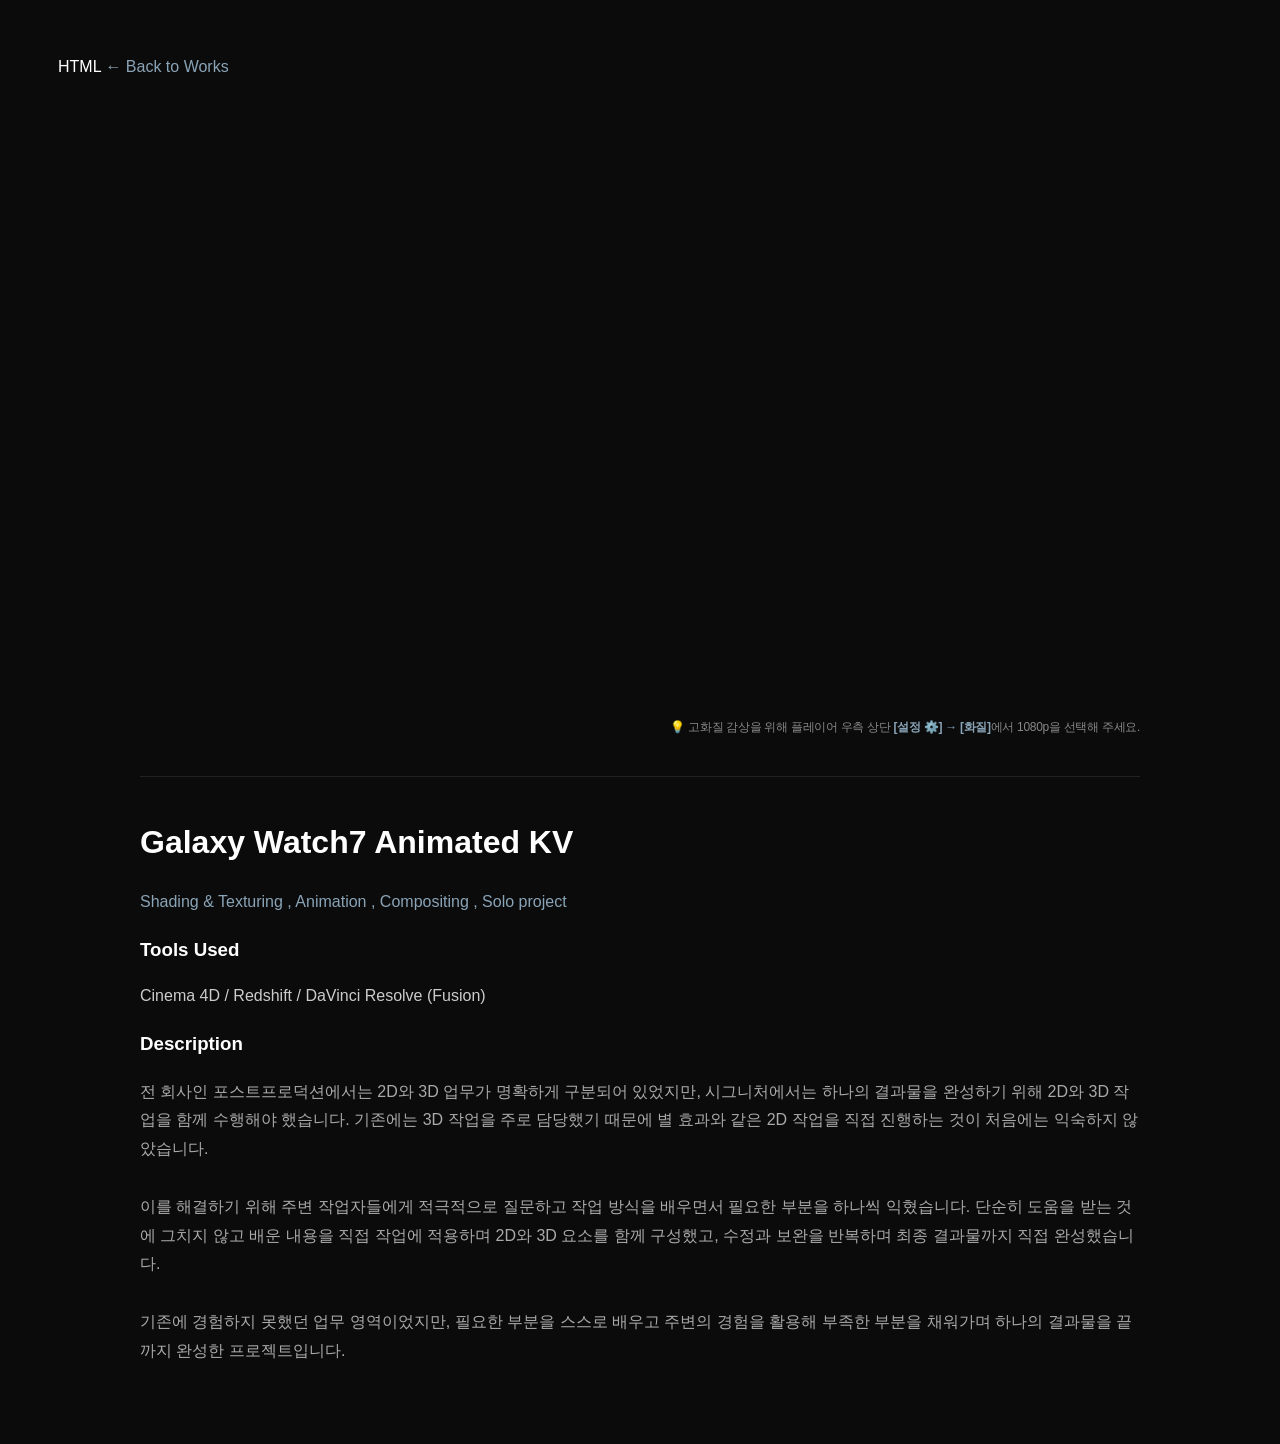
<file: projects/project2/project2.html>
HTML
<!DOCTYPE html>
<html lang="ko">
<head>
    <meta charset="UTF-8">
    <title>프로젝트 상세페이지</title>
    <style>
        body { background-color: #0b0b0b; color: #fff; padding: 50px; font-family: sans-serif; }
        .back-btn { color: #8aa4b7; text-decoration: none; }
        .video-wrapper { max-width: 1000px; margin: 40px auto; aspect-ratio: 16/9; }
        .description { max-width: 1000px; margin: 20px auto; line-height: 1.6; }

        /* ★ 화질 안내 문구 스타일 ★ */
        .quality-notice {
            max-width: 1000px;
            margin: 0 auto 30px auto;
            text-align: right; /* 영상 우측 하단 플레이어 설정 버튼 위치에 맞게 우측 정렬 */
            font-size: 12px;
            color: #888888;
            letter-spacing: -0.3px;
        }

        .quality-notice span {
            color: #8aa4b7;
            font-weight: bold;
        }

        .description { max-width: 1000px; margin: 20px auto; line-height: 1.6; }
        
        
        /* 갤러리 섹션 스타일 */
        .project-gallery {
            max-width: 1000px;
            margin: 50px auto 0 auto;
            display: flex;
            flex-direction: column;
            gap: 30px; /* 이미지 간의 정갈한 간격 */
        }
        
        .gallery-item {
            width: 100%;
            border-radius: 6px;
            overflow: hidden;
            background-color: #111;
        }

        .gallery-item img {
            width: 100%;
            height: auto;
            display: block;
            object-fit: cover;
        }

        .gallery-item p {
            font-size: 13px;
            color: #666;
            margin-top: 10px;
            text-align: left;
        }
    </style>
</head>
<body>
    <a href="../../index.html" class="back-btn">← Back to Works</a>
    
    <div class="video-wrapper">
        <p style="text-align:center; color:#444;">
            <iframe width="1920" height="1080" src="https://www.youtube.com/embed/LbECI9x4oVQ?si=cdwbzR04sYNNII3a?rel=0&modestbranding=1" 
            title="YouTube video player" 
            frameborder="0" 
            allow="accelerometer; autoplay; clipboard-write; encrypted-media; gyroscope; picture-in-picture; web-share" referrerpolicy="strict-origin-when-cross-origin" allowfullscreen
            style="width:100%; height:100%;"
            ></iframe></p>
    </div>

    <div class="quality-notice">
        💡 고화질 감상을 위해 플레이어 우측 상단 <span>[설정 ⚙️] → [화질]</span>에서 1080p을 선택해 주세요.
    </div>

    <div class="description">
       <hr style="border: 0; border-top: 1px solid #222; margin: 40px 0;">
    
        <h1>Galaxy Watch7 Animated KV</h1>


    
        <p style="color: #8aa4b7; margin-bottom: 20px;">
        Shading & Texturing , Animation , Compositing , Solo project
        </p>

        <h3>Tools Used</h3>
        <p style="color: #ccc; margin-bottom: 20px;">
        Cinema 4D / Redshift / DaVinci Resolve (Fusion)
        </p>

        <h3>Description</h3>
        <p style="color: #aaa; line-height: 1.8;">
        전 회사인 포스트프로덕션에서는 2D와 3D 업무가 명확하게 구분되어 있었지만, 시그니처에서는 하나의 결과물을 완성하기 위해 2D와 3D 작업을 함께 수행해야 했습니다. 기존에는 3D 작업을 주로 담당했기 때문에 별 효과와 같은 2D 작업을 직접 진행하는 것이 처음에는 익숙하지 않았습니다.
        <br><br>이를 해결하기 위해 주변 작업자들에게 적극적으로 질문하고 작업 방식을 배우면서 필요한 부분을 하나씩 익혔습니다. 단순히 도움을 받는 것에 그치지 않고 배운 내용을 직접 작업에 적용하며 2D와 3D 요소를 함께 구성했고, 수정과 보완을 반복하며 최종 결과물까지 직접 완성했습니다.
        <br><br>기존에 경험하지 못했던 업무 영역이었지만, 필요한 부분을 스스로 배우고 주변의 경험을 활용해 부족한 부분을 채워가며 하나의 결과물을 끝까지 완성한 프로젝트입니다.
        </p>
    </div>
</body>
</html>
</file>
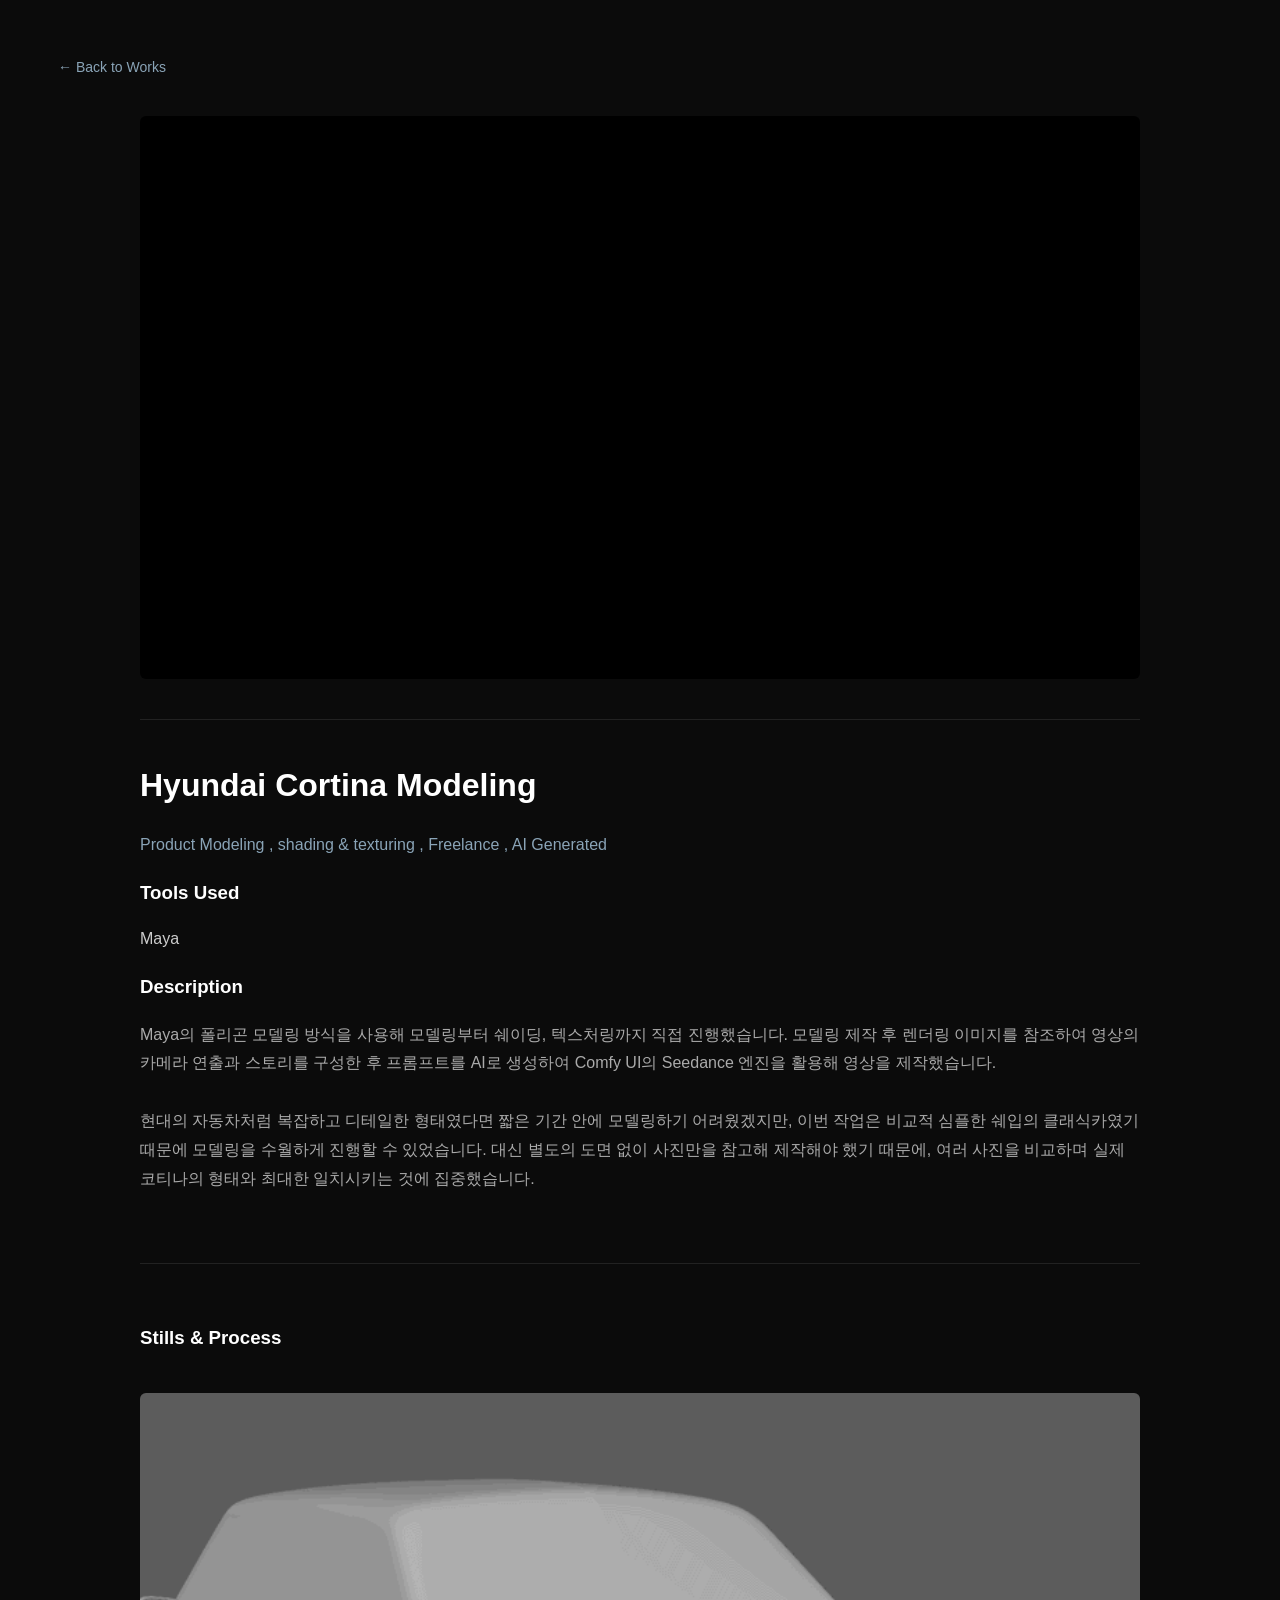
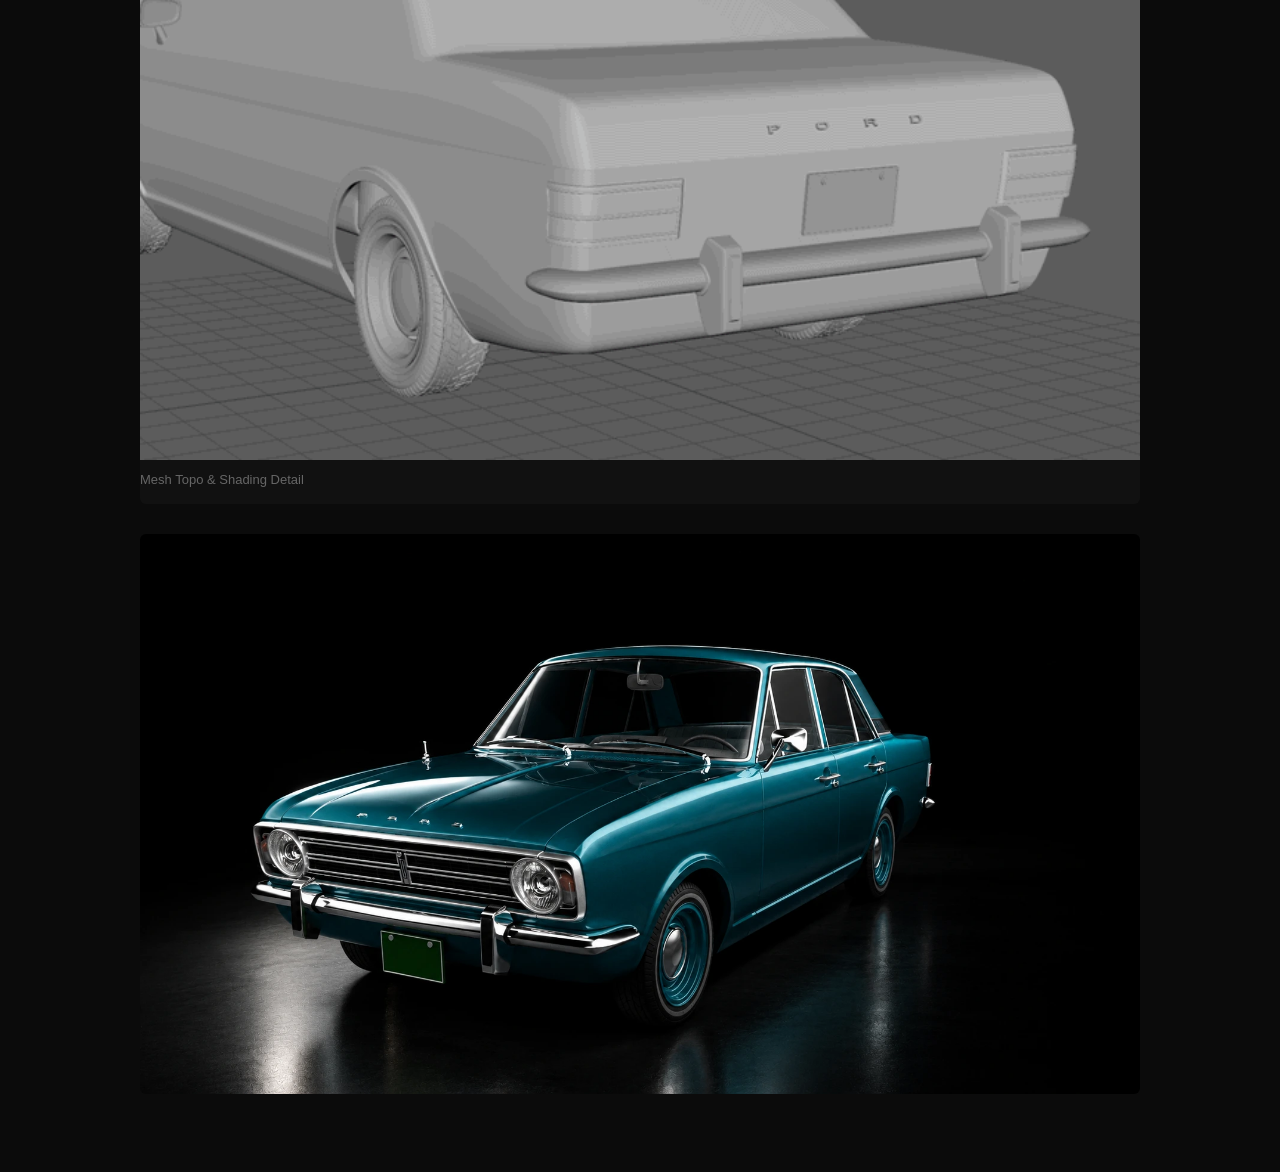
<file: projects/project3/project3.html>
<!DOCTYPE html>
<html lang="ko">
<head>
    <meta charset="UTF-8">
    <title>Hyundai Cortina Modeling | Project Detail</title>
    <style>
        body { background-color: #0b0b0b; color: #fff; padding: 50px; font-family: 'Helvetica Neue', Helvetica, Arial, sans-serif; }
        .back-btn { color: #8aa4b7; text-decoration: none; font-size: 14px; transition: color 0.2s; }
        .back-btn:hover { color: #ffffff; }
        .video-wrapper { max-width: 1000px; margin: 40px auto; aspect-ratio: 16/9; background-color: #000; border-radius: 6px; overflow: hidden; }
        .description { max-width: 1000px; margin: 20px auto; line-height: 1.6; }
        
        /* ★ 화질 안내 문구 스타일 ★ */
        .quality-notice {
            max-width: 1000px;
            margin: 0 auto 30px auto;
            text-align: right; /* 영상 우측 하단 플레이어 설정 버튼 위치에 맞게 우측 정렬 */
            font-size: 12px;
            color: #888888;
            letter-spacing: -0.3px;
        }

        .quality-notice span {
            color: #8aa4b7;
            font-weight: bold;
        }

        .description { max-width: 1000px; margin: 20px auto; line-height: 1.6; }
        
        
        /* 갤러리 섹션 스타일 */
        .project-gallery {
            max-width: 1000px;
            margin: 50px auto 0 auto;
            display: flex;
            flex-direction: column;
            gap: 30px; /* 이미지 간의 정갈한 간격 */
        }
        
        .gallery-item {
            width: 100%;
            border-radius: 6px;
            overflow: hidden;
            background-color: #111;
        }

        .gallery-item img {
            width: 100%;
            height: auto;
            display: block;
            object-fit: cover;
        }

        .gallery-item p {
            font-size: 13px;
            color: #666;
            margin-top: 10px;
            text-align: left;
        }
    </style>
</head>
<body>
    <a href="../../index.html" class="back-btn">← Back to Works</a>
    
    <div class="video-wrapper">
        <!-- 유튜브 주소 파라미터 중복 오타(?si=...와 ?rel=...) 수정 완료 -->
        <iframe width="1920" height="1080" src="https://www.youtube.com/embed/zDtguD4vID8?si=lK5qSP6ubkGiLxRJ" 
                title="YouTube video player" 
                frameborder="0" 
                allow="accelerometer; autoplay; clipboard-write; encrypted-media; gyroscope; picture-in-picture; web-share" 
                allowfullscreen
                style="width:100%; height:100%;">
        </iframe>
    </div>

    
    </div>

    <div class="description">
        <hr style="border: 0; border-top: 1px solid #222; margin: 40px 0;">
    
        <h1>Hyundai Cortina Modeling</h1>
    

        <p style="color: #8aa4b7; margin-bottom: 20px;">
        Product Modeling , shading & texturing , Freelance , AI Generated
        </p>

        <h3>Tools Used</h3>
        <p style="color: #ccc; margin-bottom: 20px;">
        Maya
        </p>

        <h3>Description</h3>
        <p style="color: #aaa; line-height: 1.8;">
        Maya의 폴리곤 모델링 방식을 사용해 모델링부터 쉐이딩, 텍스처링까지 직접 진행했습니다. 모델링 제작 후 렌더링 이미지를 참조하여  영상의 카메라 연출과 스토리를 구성한 후 프롬프트를 AI로 생성하여 Comfy UI의 Seedance 엔진을 활용해 영상을 제작했습니다.
        <br><br>현대의 자동차처럼 복잡하고 디테일한 형태였다면 짧은 기간 안에 모델링하기 어려웠겠지만, 이번 작업은 비교적 심플한 쉐입의 클래식카였기 때문에 모델링을 수월하게 진행할 수 있었습니다. 대신 별도의 도면 없이 사진만을 참고해 제작해야 했기 때문에, 여러 사진을 비교하며 실제 코티나의 형태와 최대한 일치시키는 것에 집중했습니다.
        
        </p>

        <!-- ★ 사진 갤러리 섹션 시작 ★ -->
        <div class="project-gallery">
            <hr style="border: 0; border-top: 1px solid #222; margin: 20px 0 10px 0;">
            <h3 style="margin-bottom: 10px;">Stills & Process</h3>

            <!-- 첫 번째 이미지 -->
            <div class="gallery-item">
                <img src="../../thumbnail/project3_gif.gif" alt="Cortina Still 1">
                <!-- 이미지 설명글이 필요 없으시면 아래 <p> 태그는 지우셔도 됩니다 -->
                <p>Mesh Topo & Shading Detail</p>
            </div>

            <!-- 두 번째 이미지 (사진 추가시 아래 덩어리를 복사해서 쓰시면 됩니다) -->
            <div class="gallery-item">
                <img src="../../thumbnail/project3_still.webp" alt="Cortina Still 2">
            </div>

        </div>
        <!-- ★ 사진 갤러리 섹션 끝 ★ -->

    </div>
</body>
</html>
</file>
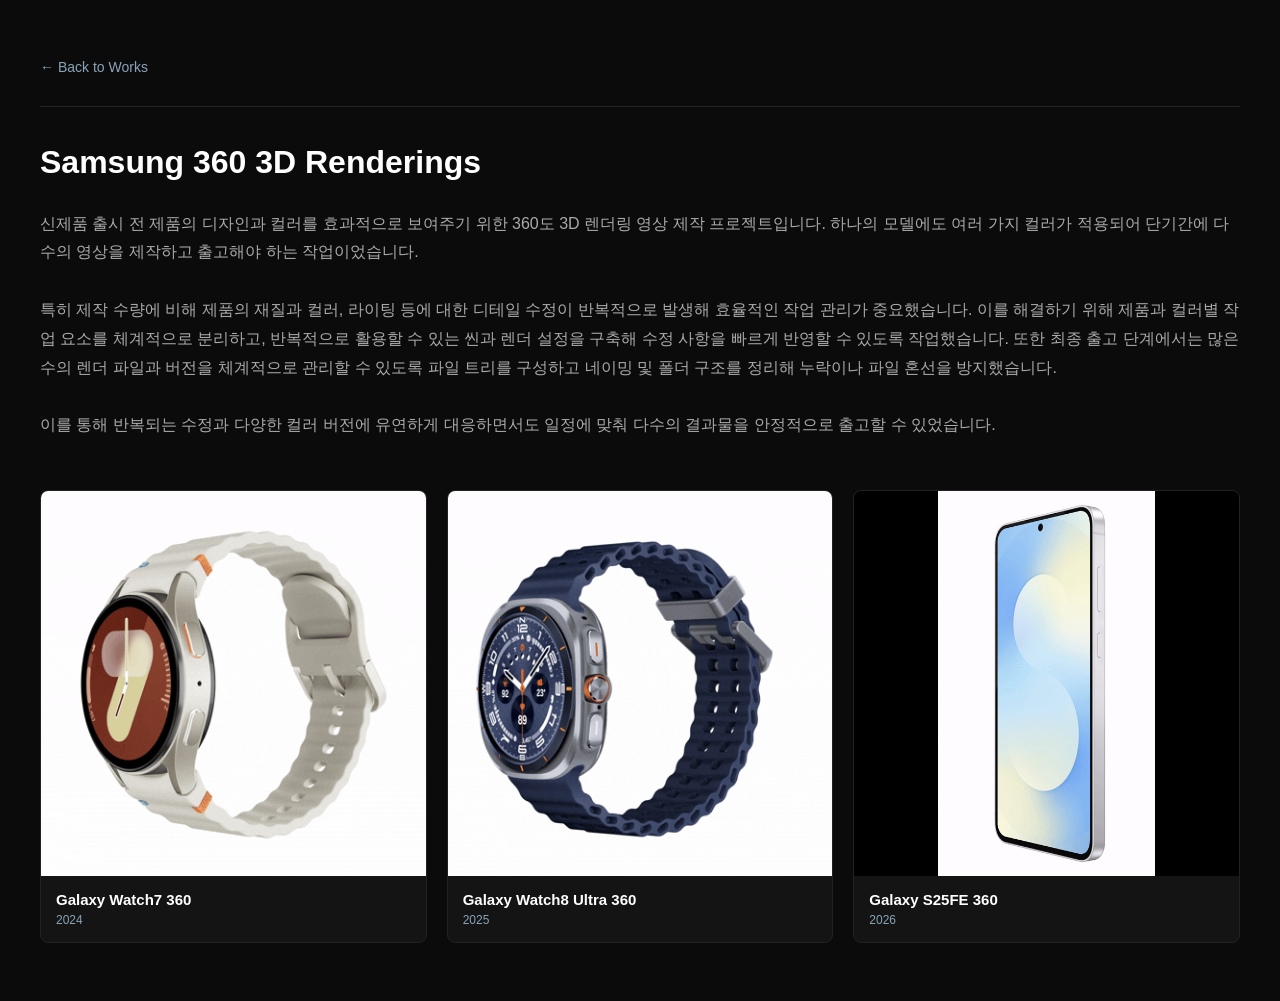
<file: projects/project4/project4.html>
<!DOCTYPE html>
<html lang="ko">
<head>
    <meta charset="UTF-8">
    <meta name="viewport" content="width=device-width, initial-scale=1.0">
    <title>Samsung 360 3D Renderings</title>
    <style>
        body { 
            background-color: #0b0b0b; 
            color: #fff; 
            padding: 50px 20px; 
            font-family: 'Helvetica Neue', Helvetica, Arial, sans-serif; 
        }

        .container {
            max-width: 1200px;
            margin: 0 auto;
        }

        .back-btn { 
            color: #8aa4b7; 
            text-decoration: none; 
            font-size: 14px; 
            transition: color 0.2s; 
        }
        .back-btn:hover { color: #ffffff; }

        .description { 
            margin: 30px 0 50px 0; 
            line-height: 1.6; 
        }

        /* ★ 핵심: 바둑판식(Grid) 비디오 갤러리 레이아웃 ★ */
        .grid-gallery {
            display: grid;
            /* PC: 한 줄에 3개씩 균등 배치 (화면 크기에 따라 자동) */
            grid-template-columns: repeat(3, 1fr); 
            gap: 20px; /* 카드와 카드 사이의 정갈한 여백 */
            margin-top: 30px;
        }

        .grid-card {
            background-color: #141414;
            border-radius: 8px;
            overflow: hidden;
            border: 1px solid #222222;
            transition: transform 0.3s ease, border-color 0.3s ease;
        }

        /* 마우스 올렸을 때 살짝 뜨는 연출 */
        .grid-card:hover {
            transform: translateY(-5px);
            border-color: #444444;
        }

        /* 비디오 & GIF 16:9 고정 비율 */
        .media-wrapper {
            width: 100%;
            aspect-ratio: 16 / 9;
            background-color: #000;
            overflow: hidden;
        }

        .media-wrapper video,
        .media-wrapper img {
            width: 100%;
            height: 100%;
            object-fit: cover;
            display: block;
        }

        .card-info {
            padding: 15px;
        }

        .card-info h4 {
            font-size: 15px;
            margin: 0 0 5px 0;
            color: #ffffff;
        }

        .card-info p {
            font-size: 12px;
            margin: 0;
            color: #8aa4b7;
        }

        /* 모바일 반응형: 화면이 좁아지면 한 줄에 1개씩 세로로 정렬 */
        @media (max-width: 768px) {
            .grid-gallery {
                grid-template-columns: repeat(1, 1fr);
                gap: 25px;
            }
        }
        
        /* square 클래스가 붙은 박스는 1:1 정사각형 비율로 고정 */
        .media-wrapper.square {
            aspect-ratio: 1 / 1;
        }

        /* 정사각형(square) 안의 GIF/이미지는 잘림 없이 전체 원본 비율 유지 */
        .media-wrapper.square img,
        .media-wrapper.square video {
            object-fit: contain; /* cover(잘림) 대신 contain(원본 전체 보여주기) 적용 */
        }
    </style>
</head>
<body>
    <div class="container">
        <a href="../../index.html" class="back-btn">← Back to Works</a>

        <div class="description">
            <hr style="border: 0; border-top: 1px solid #222; margin: 30px 0;">
            <h1>Samsung 360 3D Renderings</h1>
        

        
            <p style="color: #aaa; line-height: 1.8;">
                신제품 출시 전 제품의 디자인과 컬러를 효과적으로 보여주기 위한 360도 3D 렌더링 영상 제작 프로젝트입니다. 하나의 모델에도 여러 가지 컬러가 적용되어 단기간에 다수의 영상을 제작하고 출고해야 하는 작업이었습니다.
                <br><br>특히 제작 수량에 비해 제품의 재질과 컬러, 라이팅 등에 대한 디테일 수정이 반복적으로 발생해 효율적인 작업 관리가 중요했습니다. 이를 해결하기 위해 제품과 컬러별 작업 요소를 체계적으로 분리하고, 반복적으로 활용할 수 있는 씬과 렌더 설정을 구축해 수정 사항을 빠르게 반영할 수 있도록 작업했습니다. 또한 최종 출고 단계에서는 많은 수의 렌더 파일과 버전을 체계적으로 관리할 수 있도록 파일 트리를 구성하고 네이밍 및 폴더 구조를 정리해 누락이나 파일 혼선을 방지했습니다.
                <br><br>이를 통해 반복되는 수정과 다양한 컬러 버전에 유연하게 대응하면서도 일정에 맞춰 다수의 결과물을 안정적으로 출고할 수 있었습니다. <br>
            </p>
        </div>

        <!-- ★ 바둑판식 영상 갤러리 시작 ★ -->
        <div class="grid-gallery">

            <!-- 비디오 카드 1 (MP4 영상 방식 - 강추) -->
            <div class="grid-card">
                <div class="media-wrapper square">
                    <img src="../../thumbnail/project4_gif1.gif" alt="GIF Loop">
                </div>
                <div class="card-info">
                    <h4>Galaxy Watch7 360</h4>
                    <p>2024</p>
                </div>
            </div>

            <!-- 비디오 카드 2 (GIF 방식도 가능) -->
            <div class="grid-card">
                <div class="media-wrapper square">
                    <img src="../../thumbnail/project4_gif2.gif" alt="GIF Loop">
                </div>
                <div class="card-info">
                    <h4>Galaxy Watch8 Ultra 360</h4>
                    <p>2025</p>
                </div>
            </div>

            <!-- 비디오 카드 3 -->
            <div class="grid-card">
                <div class="media-wrapper square">
                    <img src="../../thumbnail/project4_gif3.gif" alt="GIF Loop">
                </div>
                <div class="card-info">
                    <h4>Galaxy S25FE 360</h4>
                    <p>2026</p>
                </div>
            </div>

            </div>

            <!-- ★ 필요하신 만큼 아래로 <div class="grid-card">...</div> 세트를 복사해서 늘려주세요! -->

        </div>
        <!-- ★ 바둑판식 영상 갤러리 끝 ★ -->

    </div>
</body>
</html>
</file>
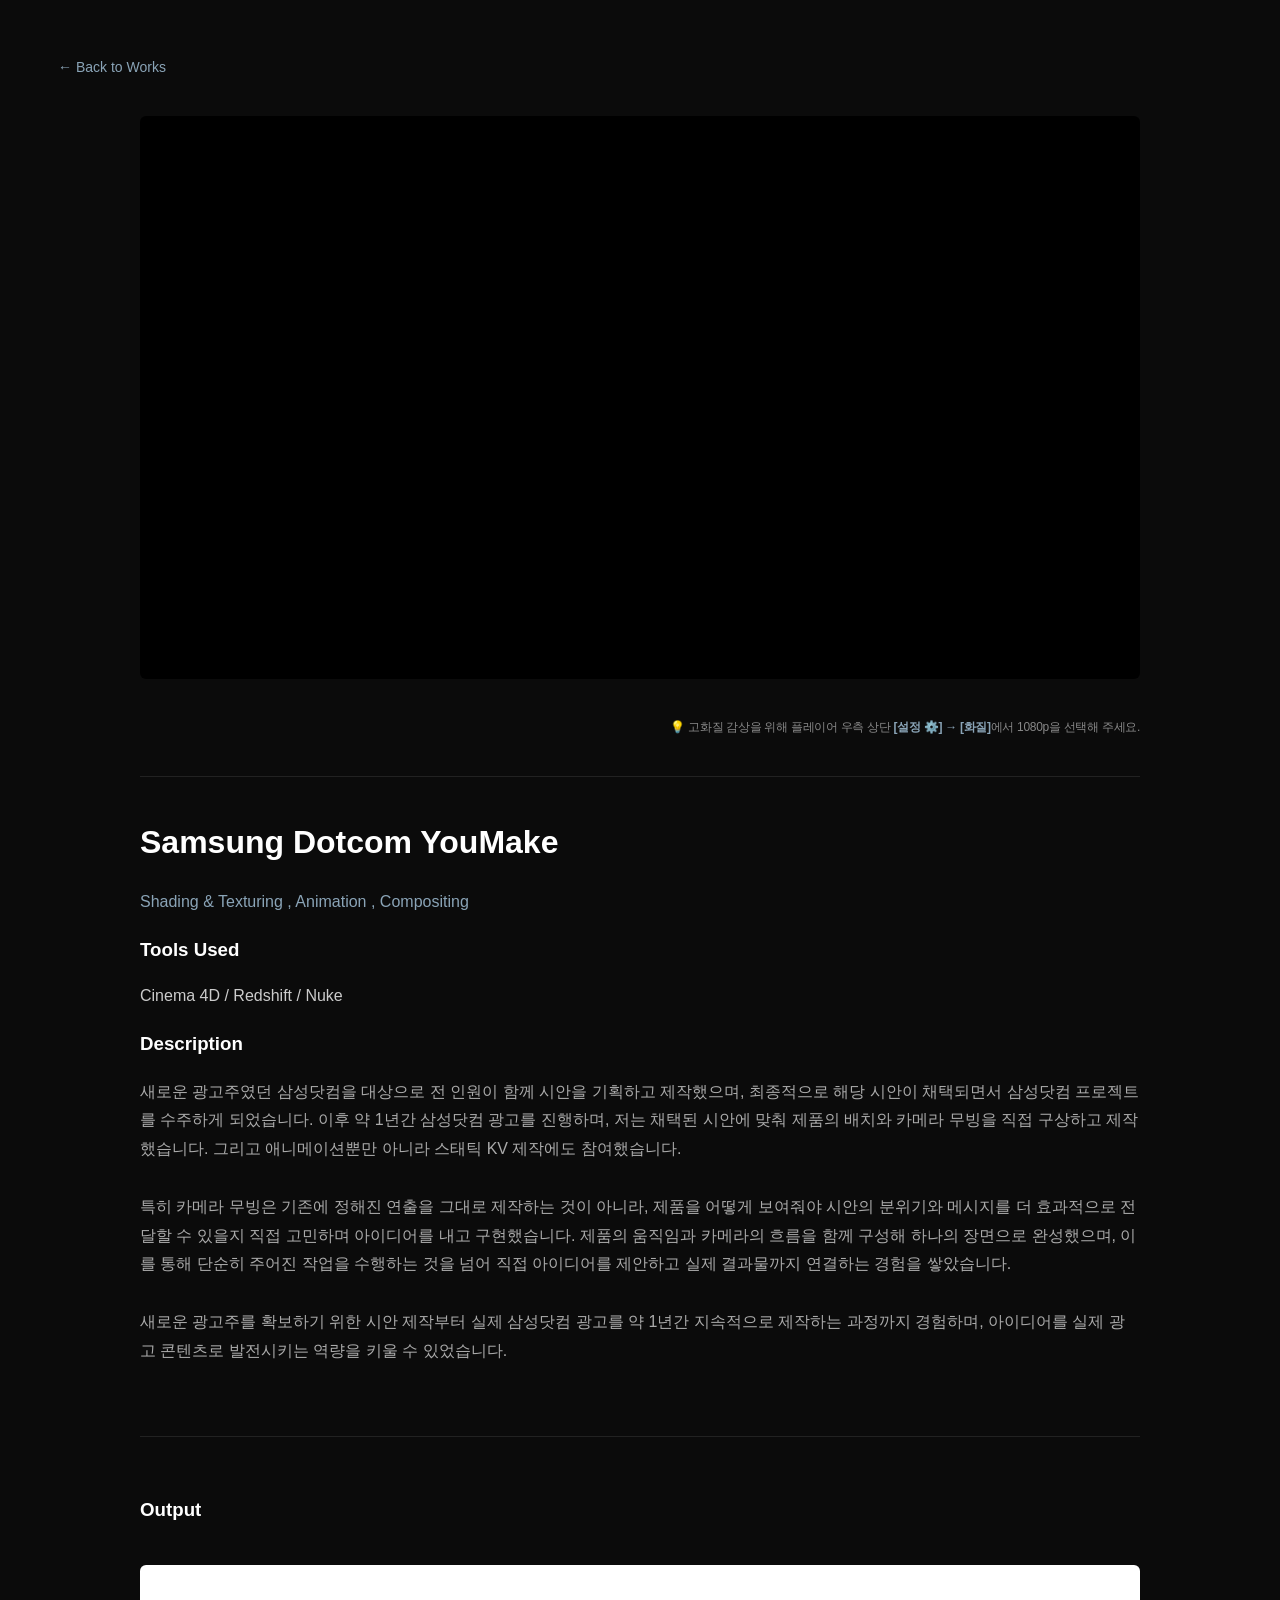
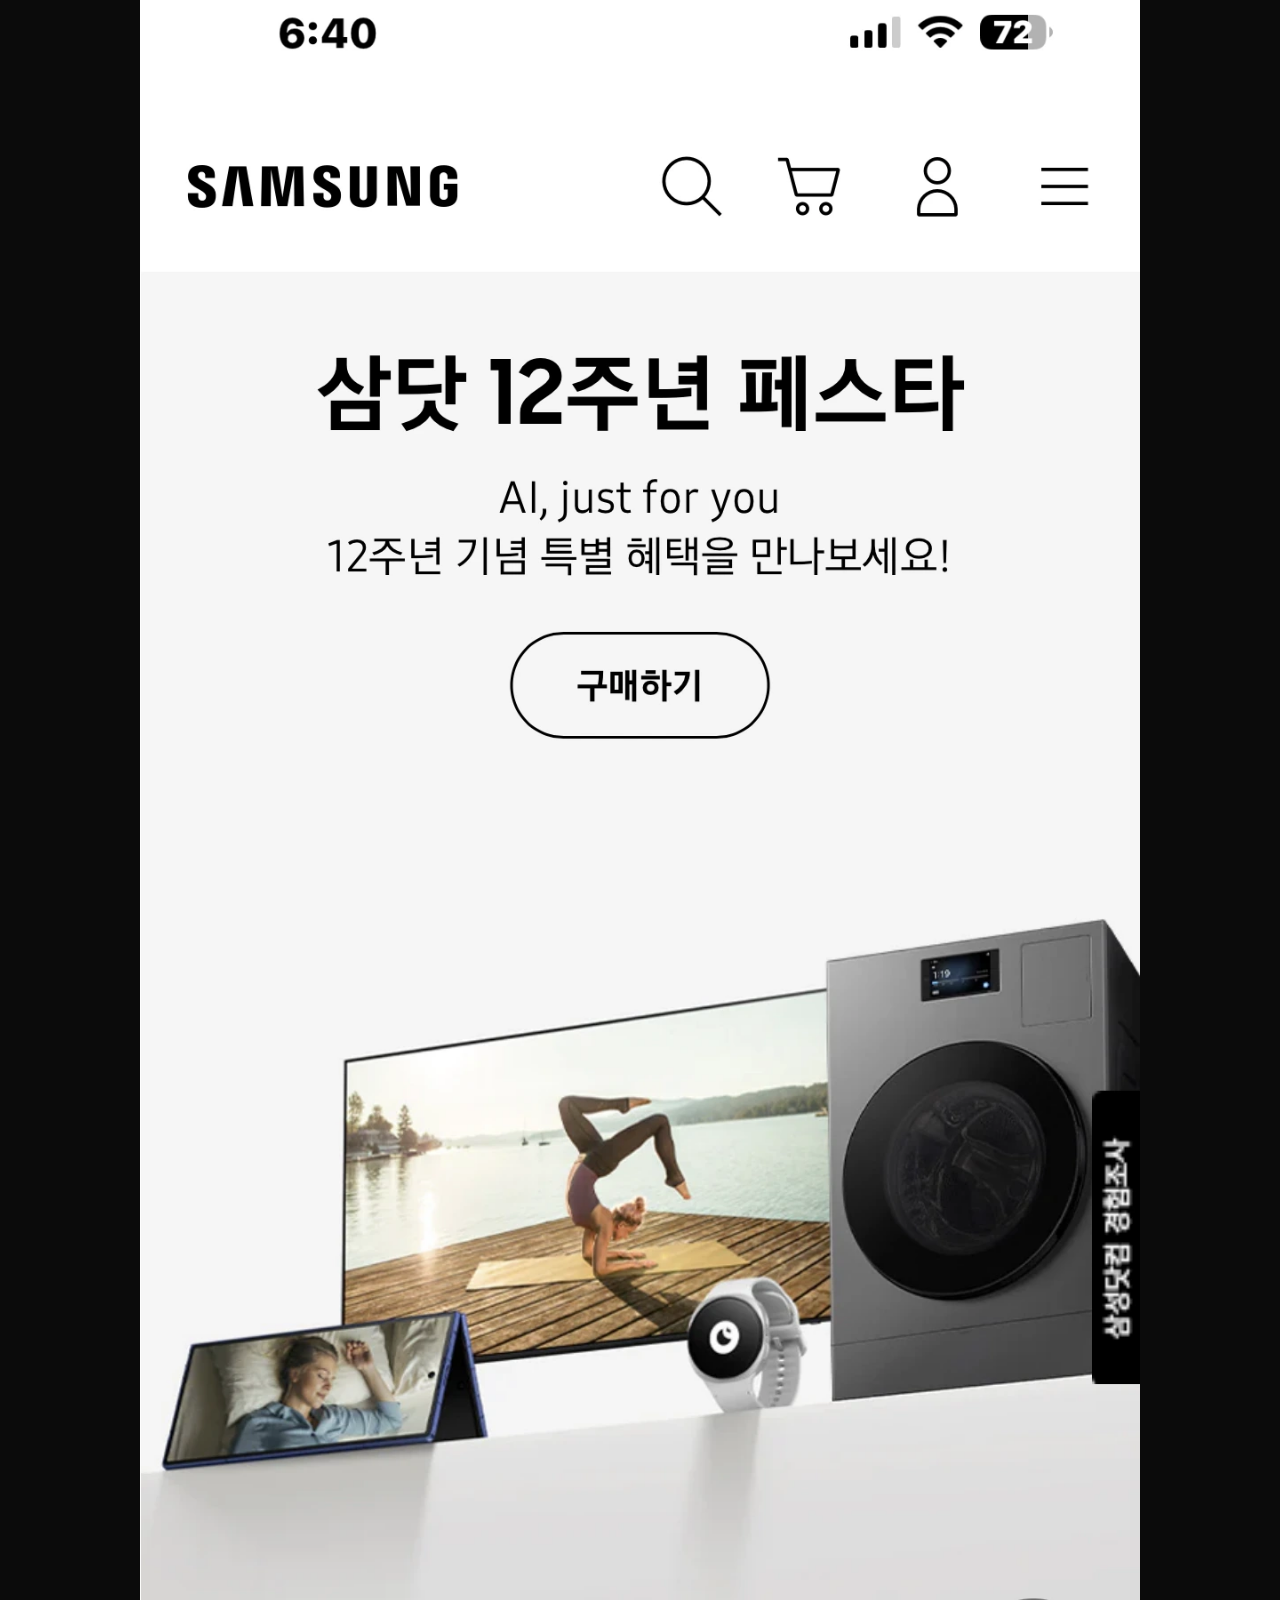
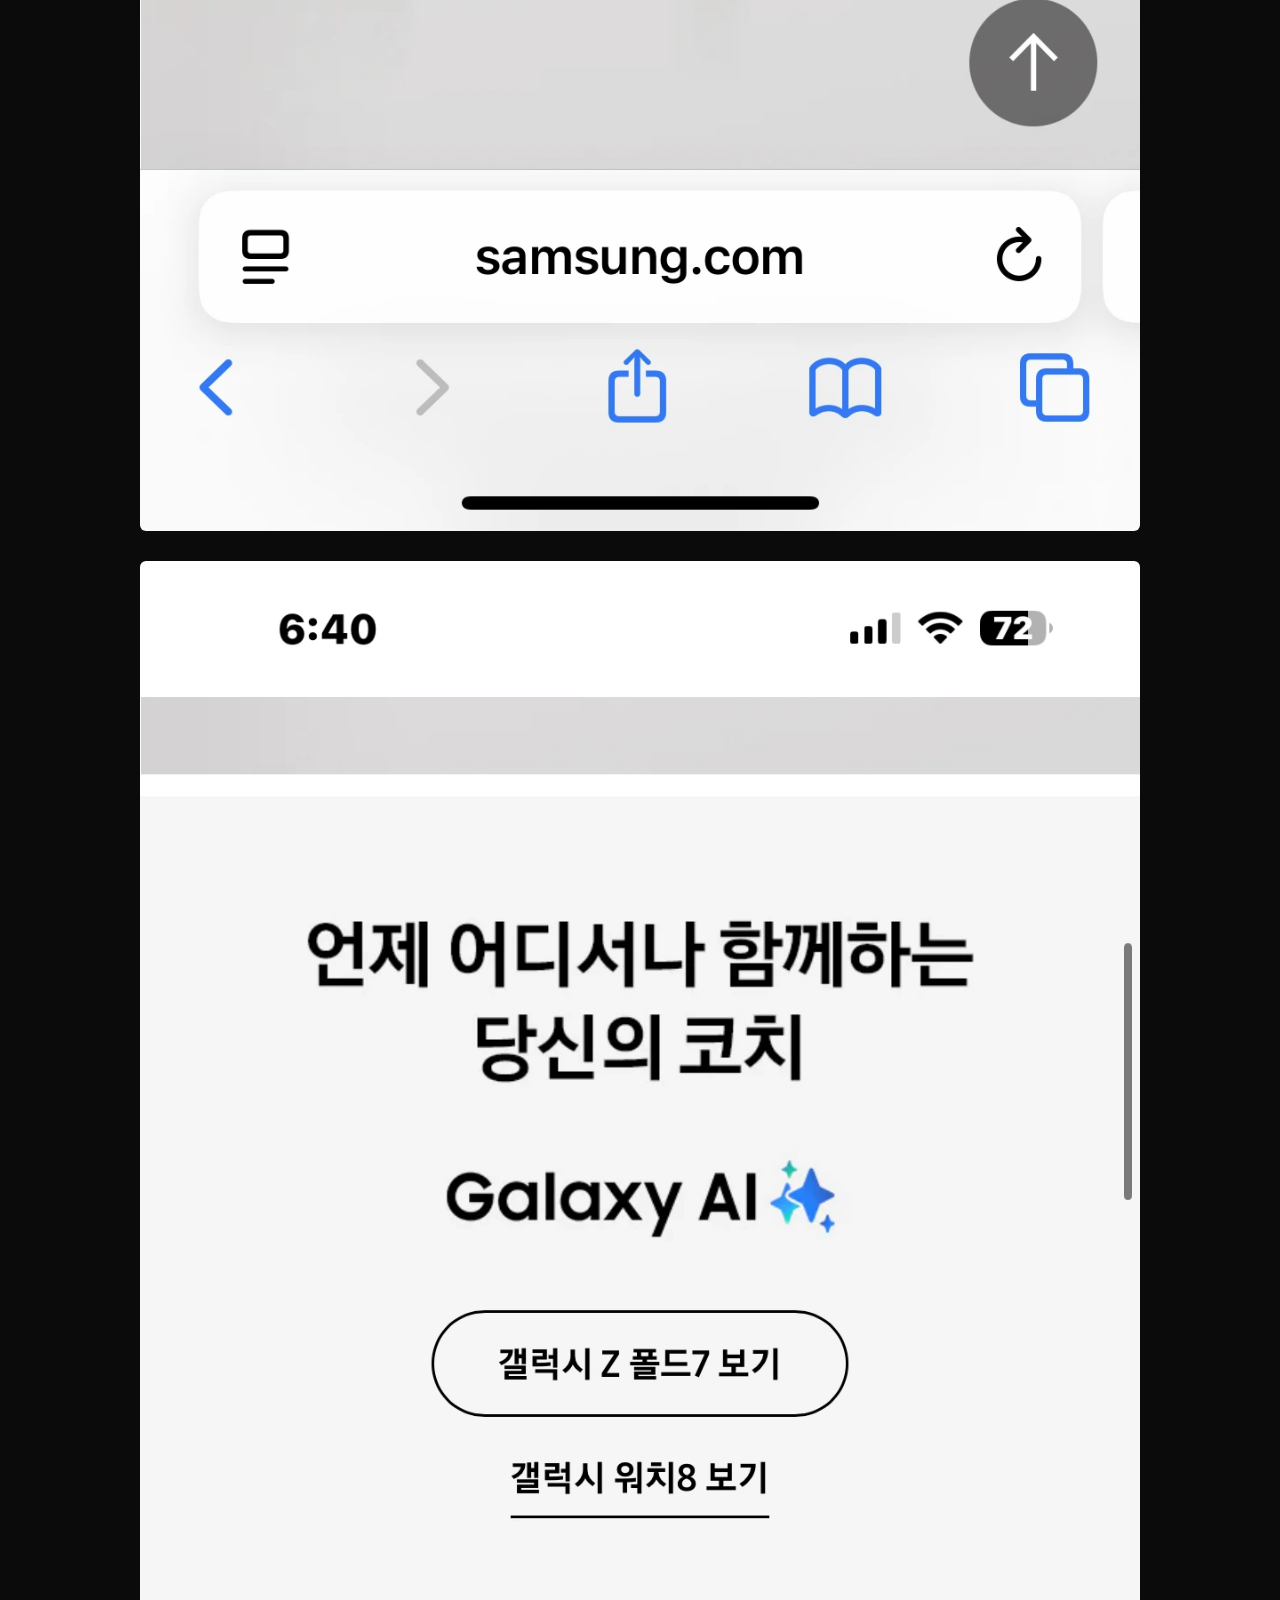
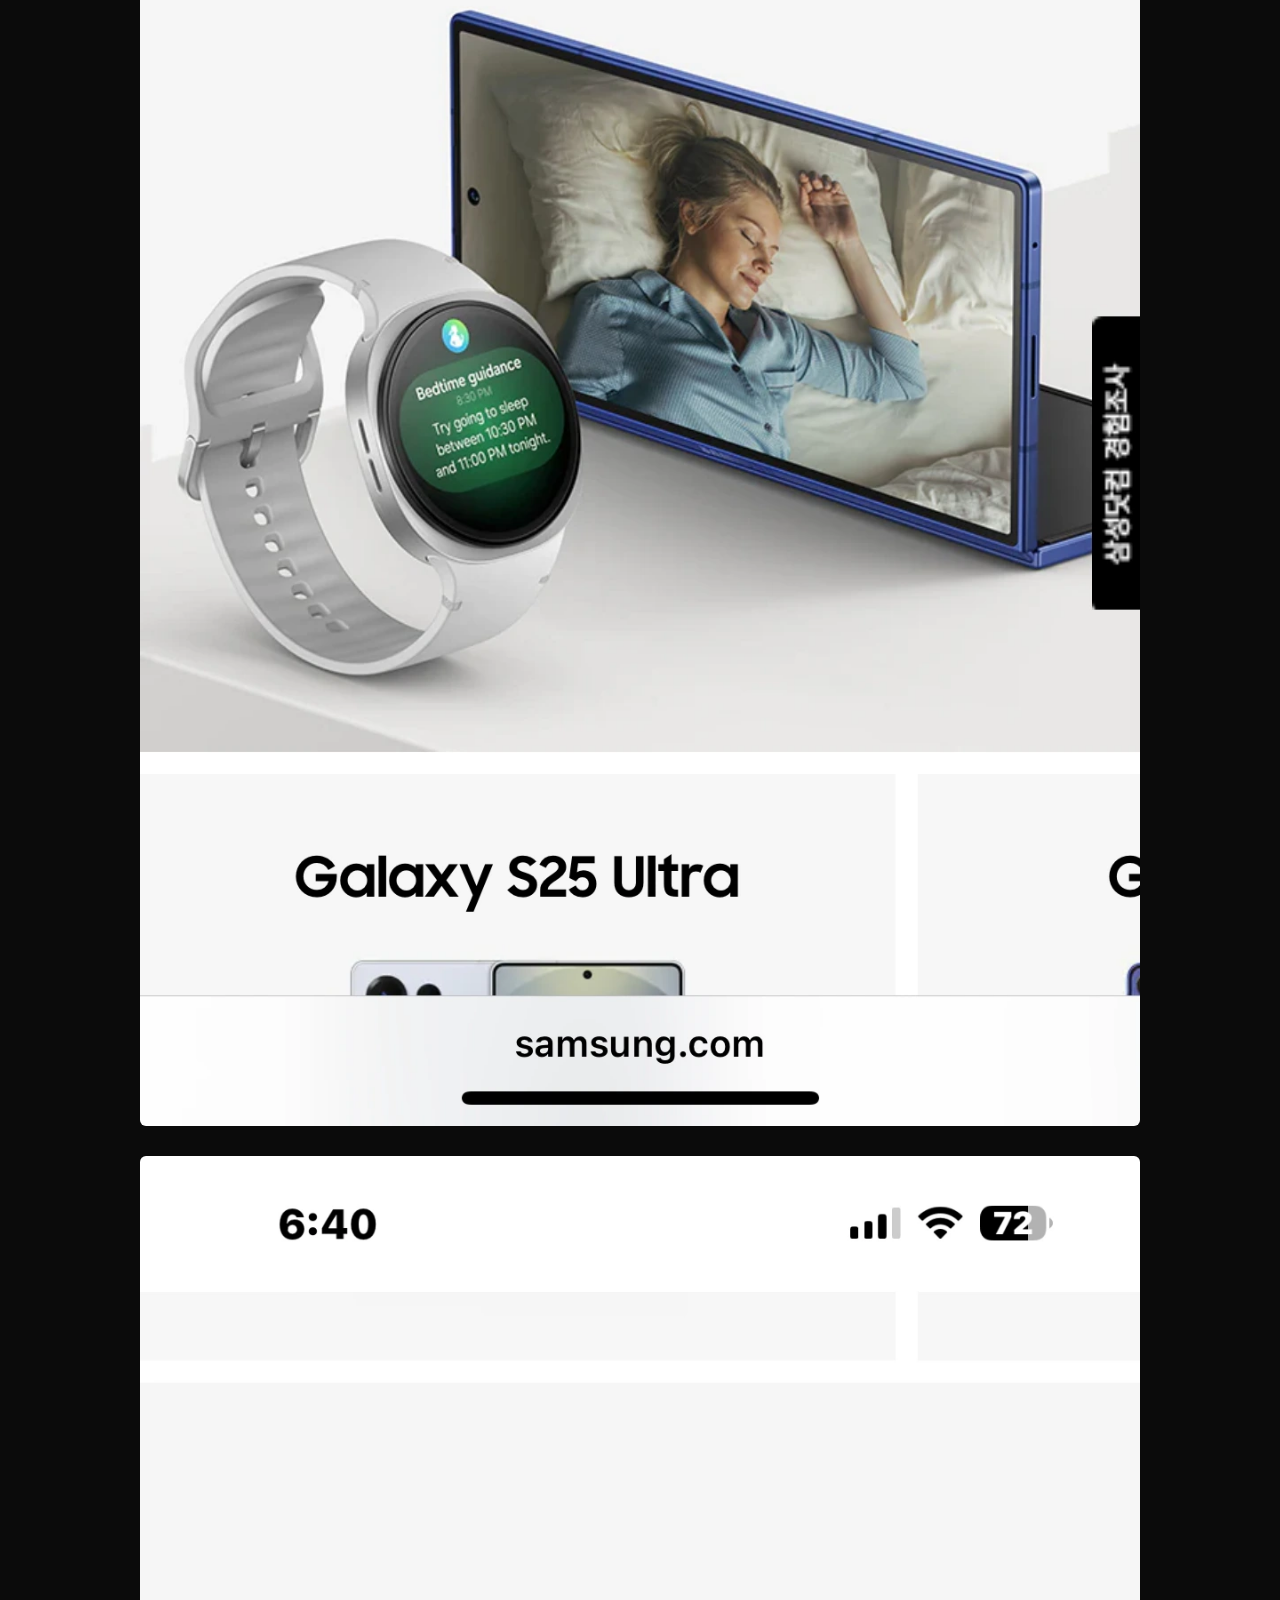
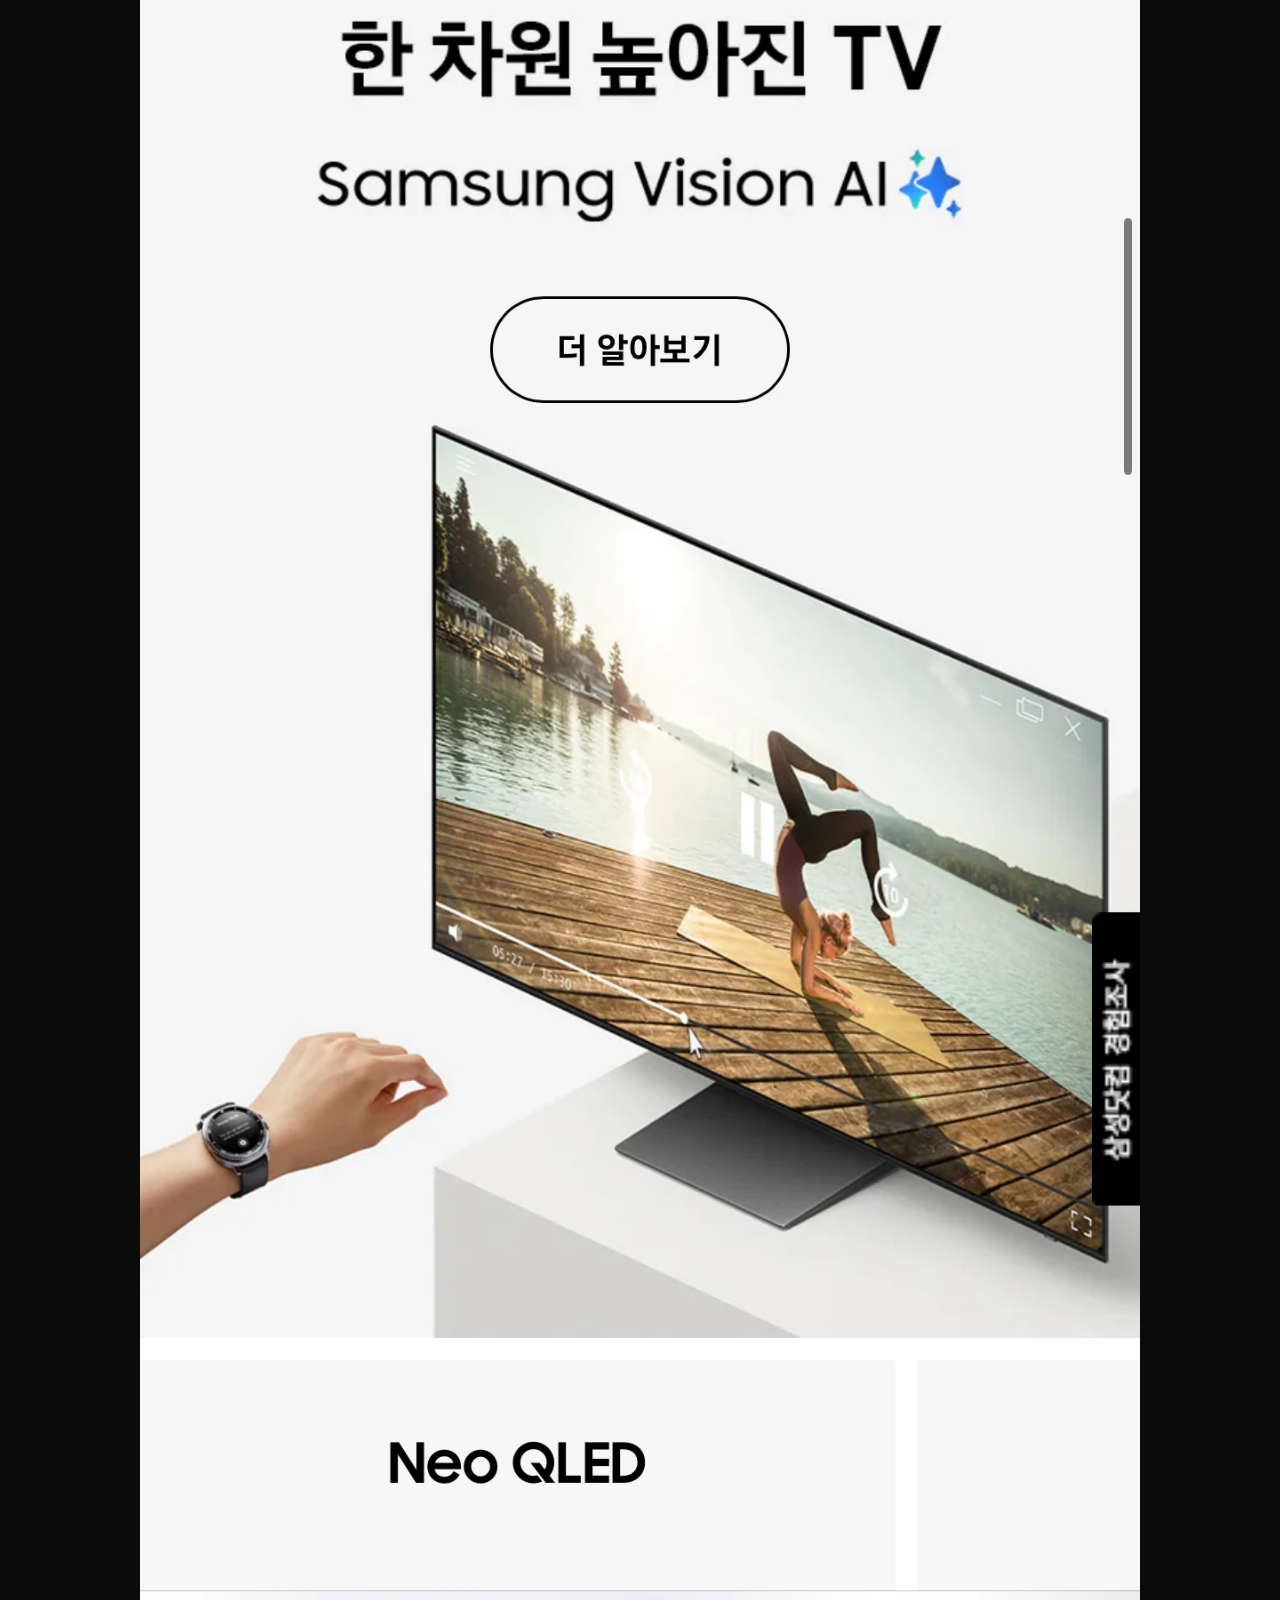
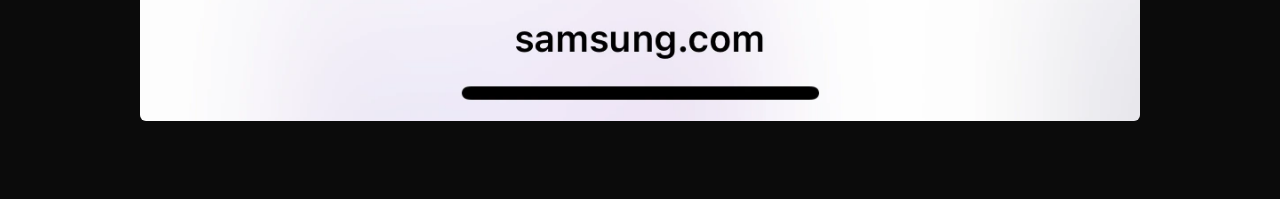
<file: projects/project5/project5.html>
<!DOCTYPE html>
<html lang="ko">
<head>
    <meta charset="UTF-8">
    <title>Hyundai Cortina Modeling | Project Detail</title>
    <style>
        body { background-color: #0b0b0b; color: #fff; padding: 50px; font-family: 'Helvetica Neue', Helvetica, Arial, sans-serif; }
        .back-btn { color: #8aa4b7; text-decoration: none; font-size: 14px; transition: color 0.2s; }
        .back-btn:hover { color: #ffffff; }
        .video-wrapper { max-width: 1000px; margin: 40px auto; aspect-ratio: 16/9; background-color: #000; border-radius: 6px; overflow: hidden; }
        .description { max-width: 1000px; margin: 20px auto; line-height: 1.6; }
        
        /* ★ 화질 안내 문구 스타일 ★ */
        .quality-notice {
            max-width: 1000px;
            margin: 0 auto 30px auto;
            text-align: right; /* 영상 우측 하단 플레이어 설정 버튼 위치에 맞게 우측 정렬 */
            font-size: 12px;
            color: #888888;
            letter-spacing: -0.3px;
        }

        .quality-notice span {
            color: #8aa4b7;
            font-weight: bold;
        }

        .description { max-width: 1000px; margin: 20px auto; line-height: 1.6; }
        
        
        /* 갤러리 섹션 스타일 */
        .project-gallery {
            max-width: 1000px;
            margin: 50px auto 0 auto;
            display: flex;
            flex-direction: column;
            gap: 30px; /* 이미지 간의 정갈한 간격 */
        }
        
        .gallery-item {
            width: 100%;
            border-radius: 6px;
            overflow: hidden;
            background-color: #111;
        }

        .gallery-item img {
            width: 100%;
            height: auto;
            display: block;
            object-fit: cover;
        }

        .gallery-item p {
            font-size: 13px;
            color: #666;
            margin-top: 10px;
            text-align: left;
        }
    </style>
</head>
<body>
    <a href="../../index.html" class="back-btn">← Back to Works</a>
    
    <div class="video-wrapper">
        <!-- 유튜브 주소 파라미터 중복 오타(?si=...와 ?rel=...) 수정 완료 -->
        <iframe width="1920" height="1080" src="https://www.youtube.com/embed/HuNZTfG1a94?si=w5TiMNHbrRH7_WDE"?rel=0&modestbranding=1" 
                title="YouTube video player" 
                frameborder="0" 
                allow="accelerometer; autoplay; clipboard-write; encrypted-media; gyroscope; picture-in-picture; web-share" 
                allowfullscreen
                style="width:100%; height:100%;">
        </iframe>
    </div>

    <div class="quality-notice">
        💡 고화질 감상을 위해 플레이어 우측 상단 <span>[설정 ⚙️] → [화질]</span>에서 1080p을 선택해 주세요.
    </div>

    <div class="description">
        <hr style="border: 0; border-top: 1px solid #222; margin: 40px 0;">
    
        <h1>Samsung Dotcom YouMake</h1>
    

        <p style="color: #8aa4b7; margin-bottom: 20px;">
        Shading & Texturing , Animation , Compositing 
        </p>

        <h3>Tools Used</h3>
        <p style="color: #ccc; margin-bottom: 20px;">
        Cinema 4D / Redshift / Nuke
        </p>

        <h3>Description</h3>
        <p style="color: #aaa; line-height: 1.8;">
        새로운 광고주였던 삼성닷컴을 대상으로 전 인원이 함께 시안을 기획하고 제작했으며, 최종적으로 해당 시안이 채택되면서 삼성닷컴 프로젝트를 수주하게 되었습니다. 이후 약 1년간 삼성닷컴 광고를 진행하며, 저는 채택된 시안에 맞춰 제품의 배치와 카메라 무빙을 직접 구상하고 제작했습니다. 그리고 애니메이션뿐만 아니라 스태틱 KV 제작에도 참여했습니다.
        <br><br>특히 카메라 무빙은 기존에 정해진 연출을 그대로 제작하는 것이 아니라, 제품을 어떻게 보여줘야 시안의 분위기와 메시지를 더 효과적으로 전달할 수 있을지 직접 고민하며 아이디어를 내고 구현했습니다. 제품의 움직임과 카메라의 흐름을 함께 구성해 하나의 장면으로 완성했으며, 이를 통해 단순히 주어진 작업을 수행하는 것을 넘어 직접 아이디어를 제안하고 실제 결과물까지 연결하는 경험을 쌓았습니다.
        <br><br>새로운 광고주를 확보하기 위한 시안 제작부터 실제 삼성닷컴 광고를 약 1년간 지속적으로 제작하는 과정까지 경험하며, 아이디어를 실제 광고 콘텐츠로 발전시키는 역량을 키울 수 있었습니다.

        </p>

        <!-- ★ 사진 갤러리 섹션 시작 ★ -->
        <div class="project-gallery">
            <hr style="border: 0; border-top: 1px solid #222; margin: 20px 0 10px 0;">
            <h3 style="margin-bottom: 10px;">Output</h3>

            <!-- 첫 번째 이미지 -->
            <div class="gallery-item">
                <img src="../../thumbnail/KakaoTalk_20260911_153229296_01.webp" alt="Cortina Still 1">
                <!-- 이미지 설명글이 필요 없으시면 아래 <p> 태그는 지우셔도 됩니다 -->
                
            </div>

            <!-- 두 번째 이미지 (사진 추가시 아래 덩어리를 복사해서 쓰시면 됩니다) -->
            <div class="gallery-item">
                <img src="../../thumbnail/KakaoTalk_20260911_153229296_02.webp" alt="Cortina Still 2">
            </div>

            <!-- 세 번째 이미지 (사진 추가시 아래 덩어리를 복사해서 쓰시면 됩니다) -->
            <div class="gallery-item">
                <img src="../../thumbnail/KakaoTalk_20260911_153229296_03.webp" alt="Cortina Still 3">
            </div>

        </div>
        <!-- ★ 사진 갤러리 섹션 끝 ★ -->

    </div>
</body>
</html>
</file>
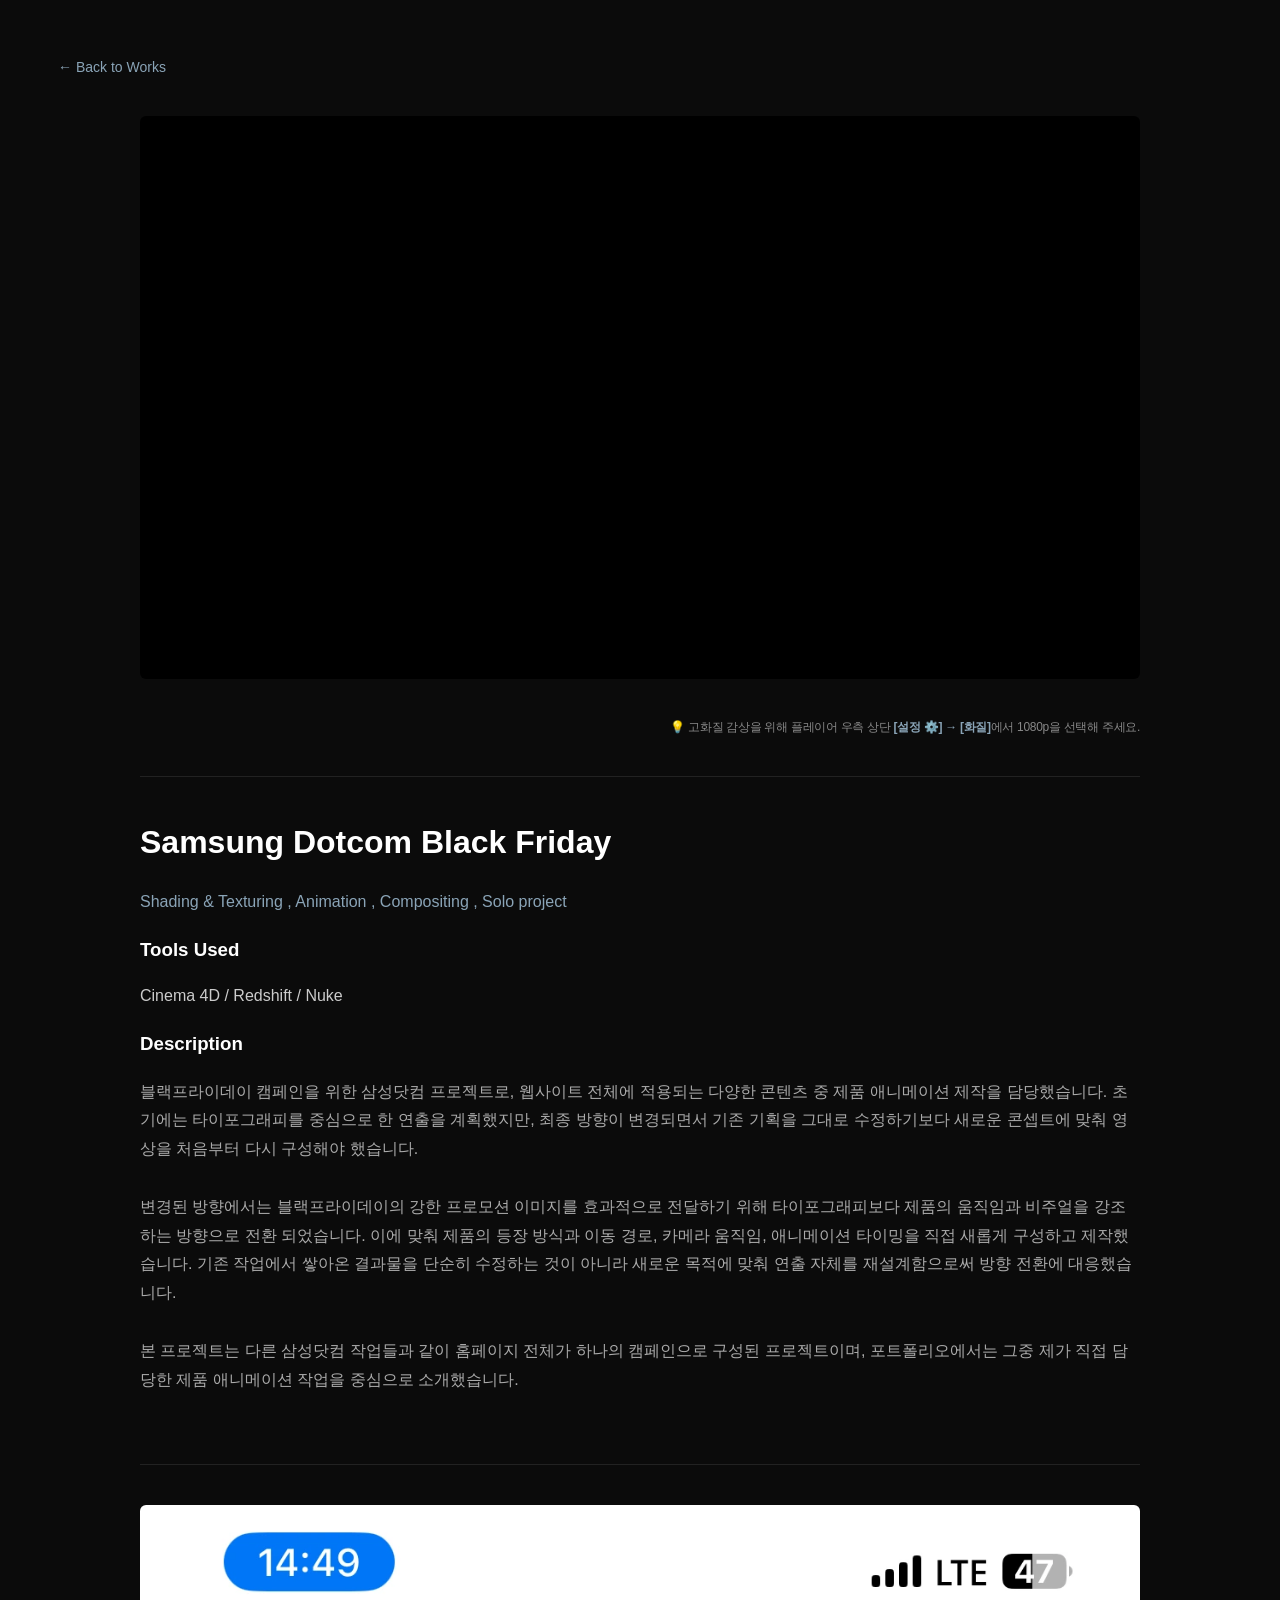
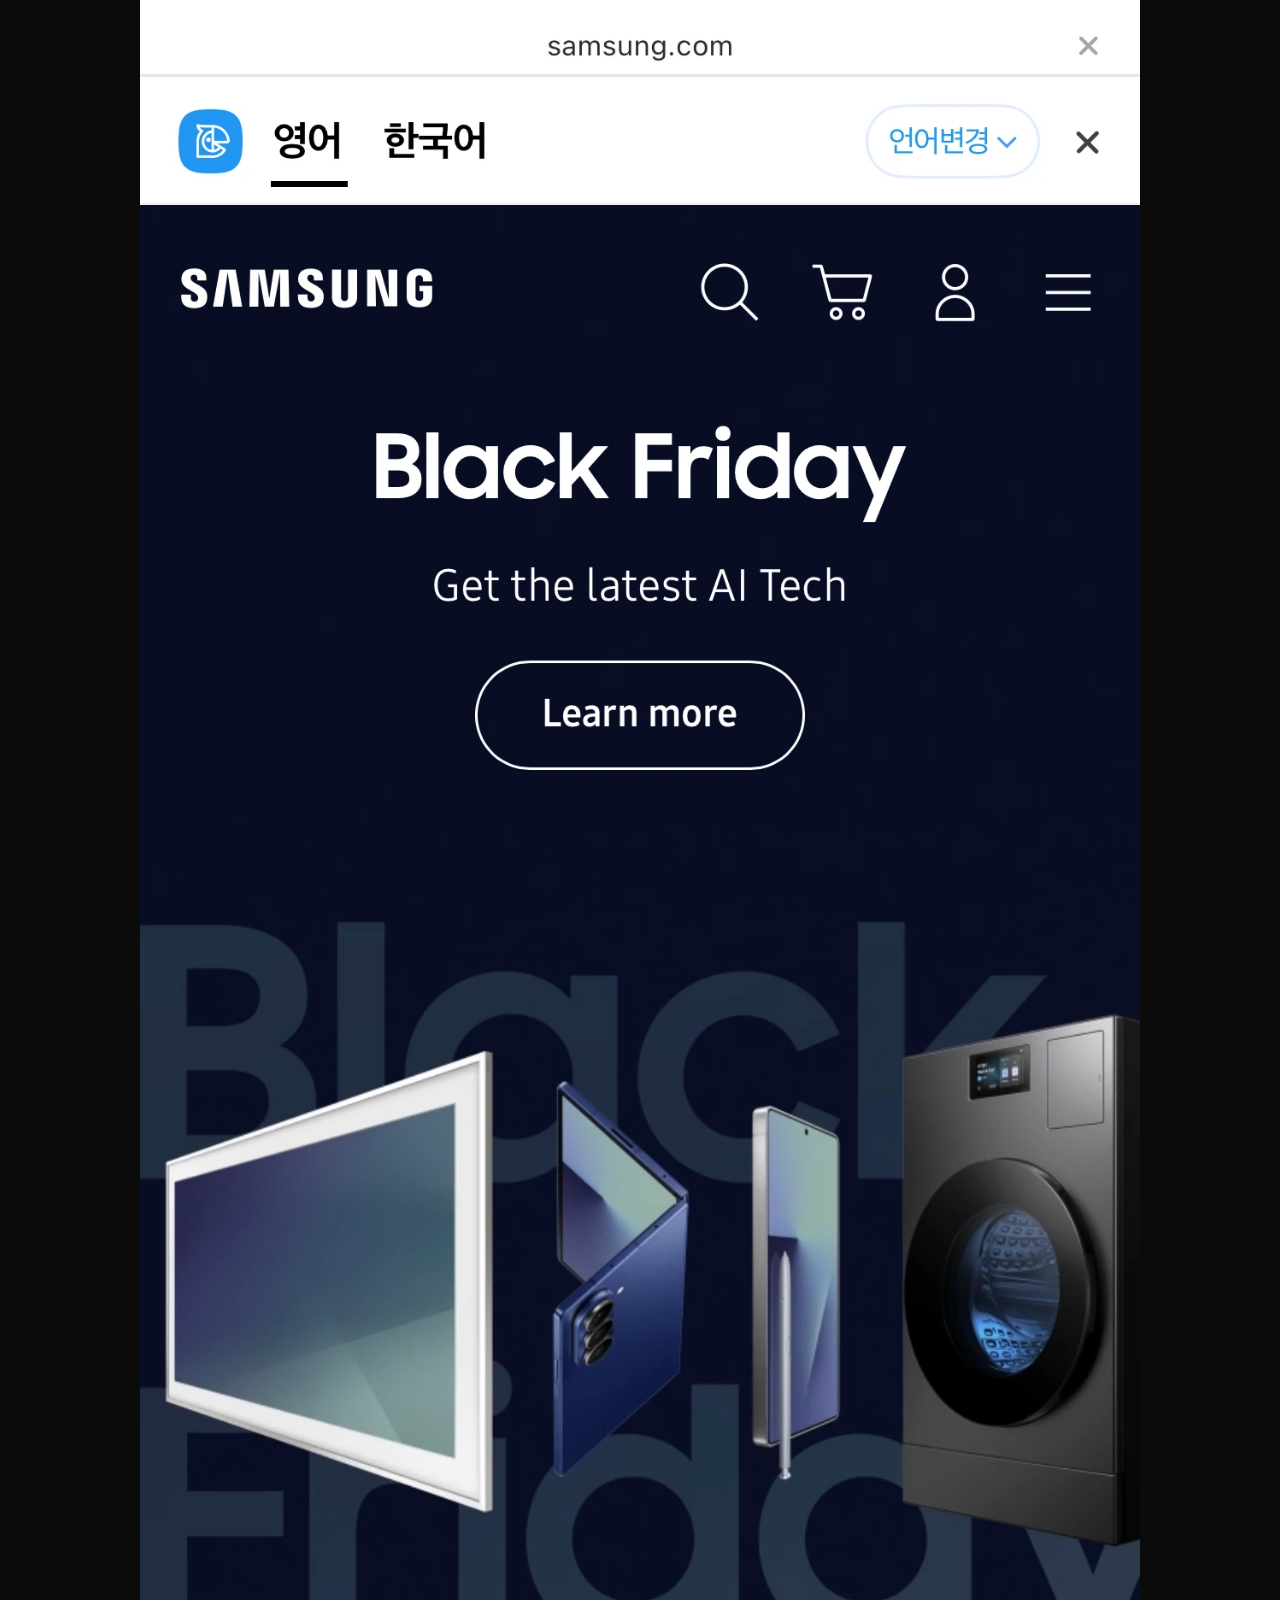
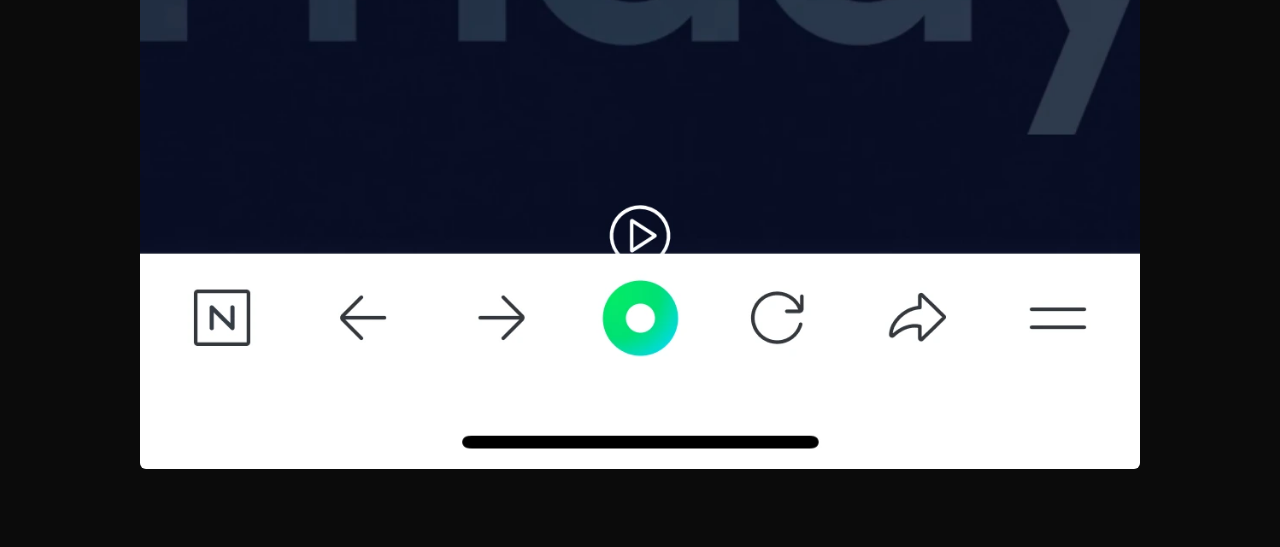
<file: projects/project6/project6.html>
<!DOCTYPE html>
<html lang="ko">
<head>
    <meta charset="UTF-8">
    <title>Hyundai Cortina Modeling | Project Detail</title>
    <style>
        body { background-color: #0b0b0b; color: #fff; padding: 50px; font-family: 'Helvetica Neue', Helvetica, Arial, sans-serif; }
        .back-btn { color: #8aa4b7; text-decoration: none; font-size: 14px; transition: color 0.2s; }
        .back-btn:hover { color: #ffffff; }
        .video-wrapper { max-width: 1000px; margin: 40px auto; aspect-ratio: 16/9; background-color: #000; border-radius: 6px; overflow: hidden; }
        .description { max-width: 1000px; margin: 20px auto; line-height: 1.6; }
        
        /* ★ 화질 안내 문구 스타일 ★ */
        .quality-notice {
            max-width: 1000px;
            margin: 0 auto 30px auto;
            text-align: right; /* 영상 우측 하단 플레이어 설정 버튼 위치에 맞게 우측 정렬 */
            font-size: 12px;
            color: #888888;
            letter-spacing: -0.3px;
        }

        .quality-notice span {
            color: #8aa4b7;
            font-weight: bold;
        }

        .description { max-width: 1000px; margin: 20px auto; line-height: 1.6; }
        
        
        
        /* 갤러리 섹션 스타일 */
        .project-gallery {
            max-width: 1000px;
            margin: 50px auto 0 auto;
            display: flex;
            flex-direction: column;
            gap: 30px; /* 이미지 간의 정갈한 간격 */
        }
        
        .gallery-item {
            width: 100%;
            border-radius: 6px;
            overflow: hidden;
            background-color: #111;
        }

        .gallery-item img {
            width: 100%;
            height: auto;
            display: block;
            object-fit: cover;
        }

        .gallery-item p {
            font-size: 13px;
            color: #666;
            margin-top: 10px;
            text-align: left;
        }
    </style>
</head>
<body>
    <a href="../../index.html" class="back-btn">← Back to Works</a>
    
    <div class="video-wrapper">
        <!-- 유튜브 주소 파라미터 중복 오타(?si=...와 ?rel=...) 수정 완료 -->
        <iframe width="1920" height="1080" src="https://www.youtube.com/embed/MHzRy-Xgd3Y?si=9dyUBdeUDrmuy2C1"?rel=0&modestbranding=1" 
                title="YouTube video player" 
                frameborder="0" 
                allow="accelerometer; autoplay; clipboard-write; encrypted-media; gyroscope; picture-in-picture; web-share" 
                allowfullscreen
                style="width:100%; height:100%;">
        </iframe>
    </div>

    <div class="quality-notice">
        💡 고화질 감상을 위해 플레이어 우측 상단 <span>[설정 ⚙️] → [화질]</span>에서 1080p을 선택해 주세요.
    </div>

    <div class="description">
        <hr style="border: 0; border-top: 1px solid #222; margin: 40px 0;">
    
        <h1>Samsung Dotcom Black Friday</h1>
    

        <p style="color: #8aa4b7; margin-bottom: 20px;">
        Shading & Texturing , Animation , Compositing , Solo project
        </p>

        <h3>Tools Used</h3>
        <p style="color: #ccc; margin-bottom: 20px;">
        Cinema 4D / Redshift / Nuke
        </p>


        <h3>Description</h3>
        <p style="color: #aaa; line-height: 1.8;">
        블랙프라이데이 캠페인을 위한 삼성닷컴 프로젝트로, 웹사이트 전체에 적용되는 다양한 콘텐츠 중 제품 애니메이션 제작을 담당했습니다. 초기에는 타이포그래피를 중심으로 한 연출을 계획했지만, 최종 방향이 변경되면서 기존 기획을 그대로 수정하기보다 새로운 콘셉트에 맞춰 영상을 처음부터 다시 구성해야 했습니다.
        <br><br>변경된 방향에서는 블랙프라이데이의 강한 프로모션 이미지를 효과적으로 전달하기 위해 타이포그래피보다 제품의 움직임과 비주얼을 강조하는 방향으로 전환 되었습니다. 이에 맞춰 제품의 등장 방식과 이동 경로, 카메라 움직임, 애니메이션 타이밍을 직접 새롭게 구성하고 제작했습니다. 기존 작업에서 쌓아온 결과물을 단순히 수정하는 것이 아니라 새로운 목적에 맞춰 연출 자체를 재설계함으로써 방향 전환에 대응했습니다.
        <br><br>본 프로젝트는 다른 삼성닷컴 작업들과 같이 홈페이지 전체가 하나의 캠페인으로 구성된 프로젝트이며, 포트폴리오에서는 그중 제가 직접 담당한 제품 애니메이션 작업을 중심으로 소개했습니다.
       
         <!-- ★ 사진 갤러리 섹션 시작 ★ -->
        <div class="project-gallery">
            <hr style="border: 0; border-top: 1px solid #222; margin: 20px 0 10px 0;">
            

            <!-- 첫 번째 이미지 -->
            <div class="gallery-item">
                <img src="../../thumbnail/KakaoTalk_20260911_153229296_05.webp" alt="Cortina Still 1">
                <!-- 이미지 설명글이 필요 없으시면 아래 <p> 태그는 지우셔도 됩니다 -->
                
            </div>

           

        </div>
        <!-- ★ 사진 갤러리 섹션 끝 ★ -->

    </div>
</body>
</html>
</file>
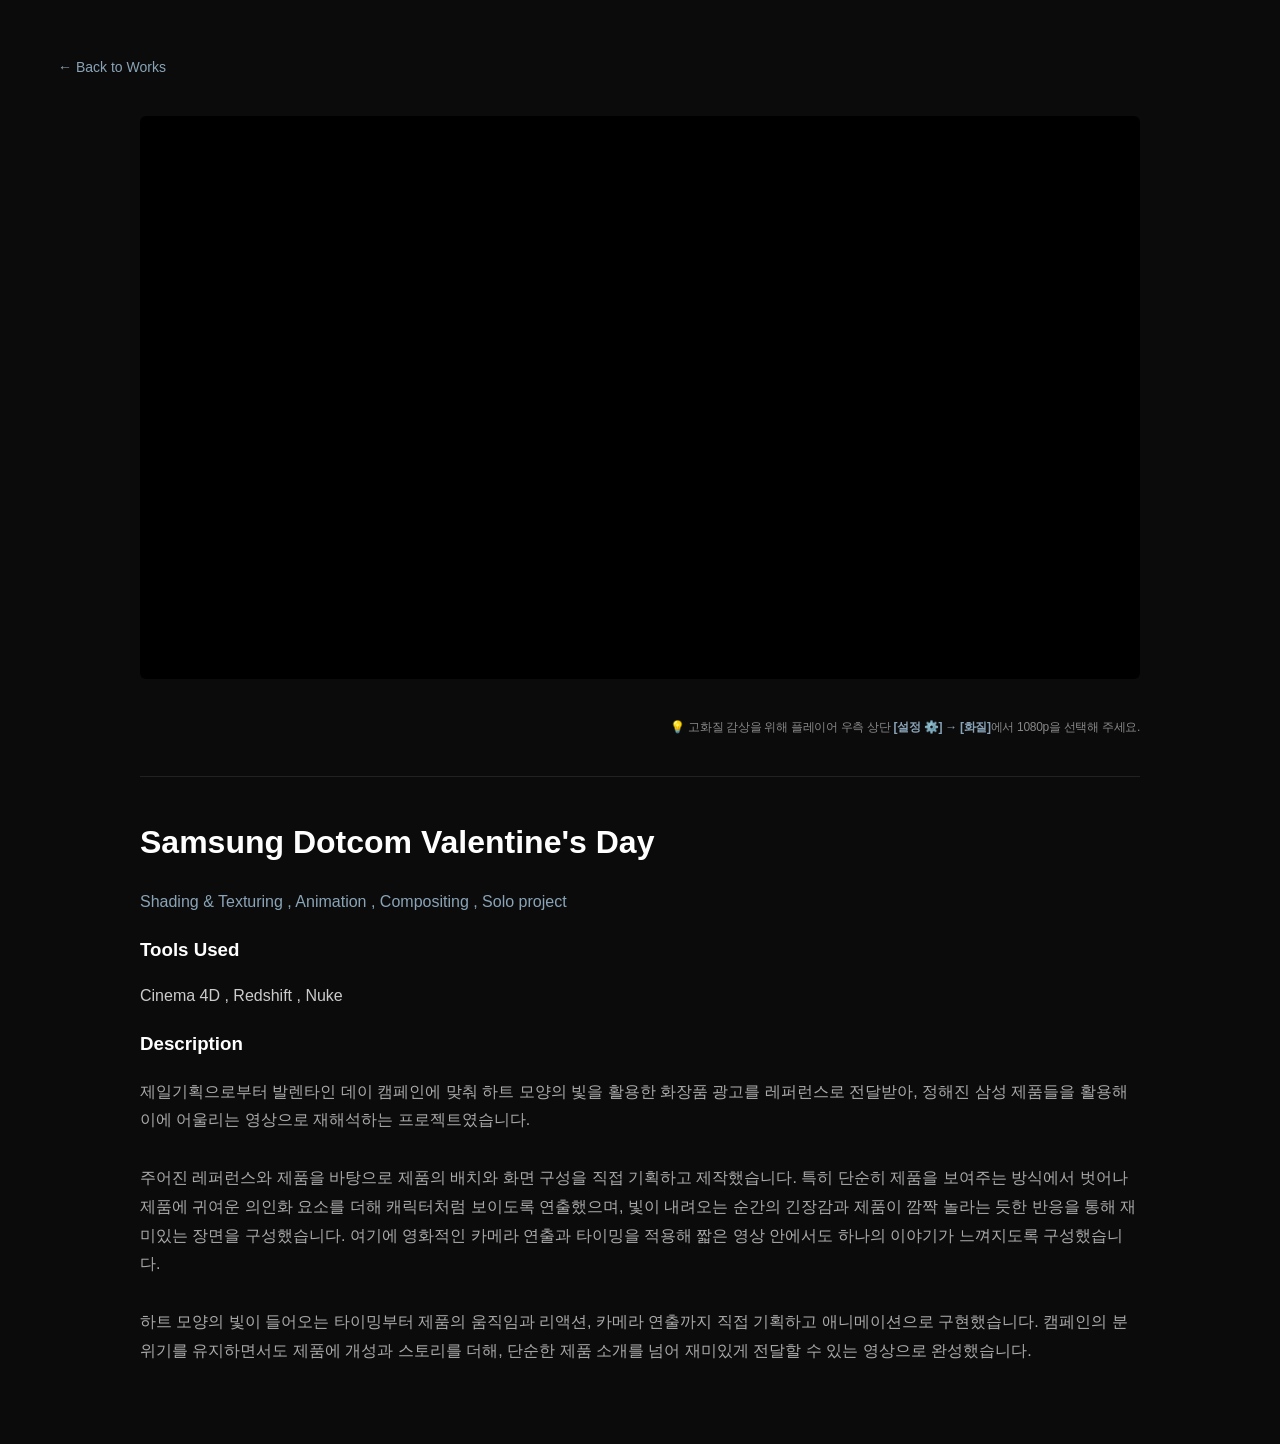
<file: projects/project7/project7.html>
<!DOCTYPE html>
<html lang="ko">
<head>
    <meta charset="UTF-8">
    <title>Hyundai Cortina Modeling | Project Detail</title>
    <style>
        body { background-color: #0b0b0b; color: #fff; padding: 50px; font-family: 'Helvetica Neue', Helvetica, Arial, sans-serif; }
        .back-btn { color: #8aa4b7; text-decoration: none; font-size: 14px; transition: color 0.2s; }
        .back-btn:hover { color: #ffffff; }
        .video-wrapper { max-width: 1000px; margin: 40px auto; aspect-ratio: 16/9; background-color: #000; border-radius: 6px; overflow: hidden; }
        .description { max-width: 1000px; margin: 20px auto; line-height: 1.6; }
        
        /* ★ 화질 안내 문구 스타일 ★ */
        .quality-notice {
            max-width: 1000px;
            margin: 0 auto 30px auto;
            text-align: right; /* 영상 우측 하단 플레이어 설정 버튼 위치에 맞게 우측 정렬 */
            font-size: 12px;
            color: #888888;
            letter-spacing: -0.3px;
        }

        .quality-notice span {
            color: #8aa4b7;
            font-weight: bold;
        }

        .description { max-width: 1000px; margin: 20px auto; line-height: 1.6; }
        
        
        /* 갤러리 섹션 스타일 */
        .project-gallery {
            max-width: 1000px;
            margin: 50px auto 0 auto;
            display: flex;
            flex-direction: column;
            gap: 30px; /* 이미지 간의 정갈한 간격 */
        }
        
        .gallery-item {
            width: 100%;
            border-radius: 6px;
            overflow: hidden;
            background-color: #111;
        }

        .gallery-item img {
            width: 100%;
            height: auto;
            display: block;
            object-fit: cover;
        }

        .gallery-item p {
            font-size: 13px;
            color: #666;
            margin-top: 10px;
            text-align: left;
        }
    </style>
</head>
<body>
    <a href="../../index.html" class="back-btn">← Back to Works</a>
    
    <div class="video-wrapper">
        <!-- 유튜브 주소 파라미터 중복 오타(?si=...와 ?rel=...) 수정 완료 -->
        <iframe width="1920" height="1080" src="https://www.youtube.com/embed/OdYHXKclOvo?si=k25_yLImIlAs1H0V"?rel=0&modestbranding=1" 
                title="YouTube video player" 
                frameborder="0" 
                allow="accelerometer; autoplay; clipboard-write; encrypted-media; gyroscope; picture-in-picture; web-share" 
                allowfullscreen
                style="width:100%; height:100%;">
        </iframe>
    </div>

    <div class="quality-notice">
        💡 고화질 감상을 위해 플레이어 우측 상단 <span>[설정 ⚙️] → [화질]</span>에서 1080p을 선택해 주세요.
    </div>

    <div class="description">
        <hr style="border: 0; border-top: 1px solid #222; margin: 40px 0;">
    
        <h1>Samsung Dotcom Valentine's Day</h1>
    

        <p style="color: #8aa4b7; margin-bottom: 20px;">
        Shading & Texturing , Animation , Compositing , Solo project
        </p>

        <h3>Tools Used</h3>
        <p style="color: #ccc; margin-bottom: 20px;">
        Cinema 4D , Redshift , Nuke
        </p>

        <h3>Description</h3>
        <p style="color: #aaa; line-height: 1.8;">
        제일기획으로부터 발렌타인 데이 캠페인에 맞춰 하트 모양의 빛을 활용한 화장품 광고를 레퍼런스로 전달받아, 정해진 삼성 제품들을 활용해 이에 어울리는 영상으로 재해석하는 프로젝트였습니다.
        <br><br>주어진 레퍼런스와 제품을 바탕으로 제품의 배치와 화면 구성을 직접 기획하고 제작했습니다. 특히 단순히 제품을 보여주는 방식에서 벗어나 제품에 귀여운 의인화 요소를 더해 캐릭터처럼 보이도록 연출했으며, 빛이 내려오는 순간의 긴장감과 제품이 깜짝 놀라는 듯한 반응을 통해 재미있는 장면을 구성했습니다. 여기에 영화적인 카메라 연출과 타이밍을 적용해 짧은 영상 안에서도 하나의 이야기가 느껴지도록 구성했습니다.
        <br><br>하트 모양의 빛이 들어오는 타이밍부터 제품의 움직임과 리액션, 카메라 연출까지 직접 기획하고 애니메이션으로 구현했습니다. 캠페인의 분위기를 유지하면서도 제품에 개성과 스토리를 더해, 단순한 제품 소개를 넘어 재미있게 전달할 수 있는 영상으로 완성했습니다.

        </p>

        

        </div>
        <!-- ★ 사진 갤러리 섹션 끝 ★ -->

    </div>
</body>
</html>
</file>
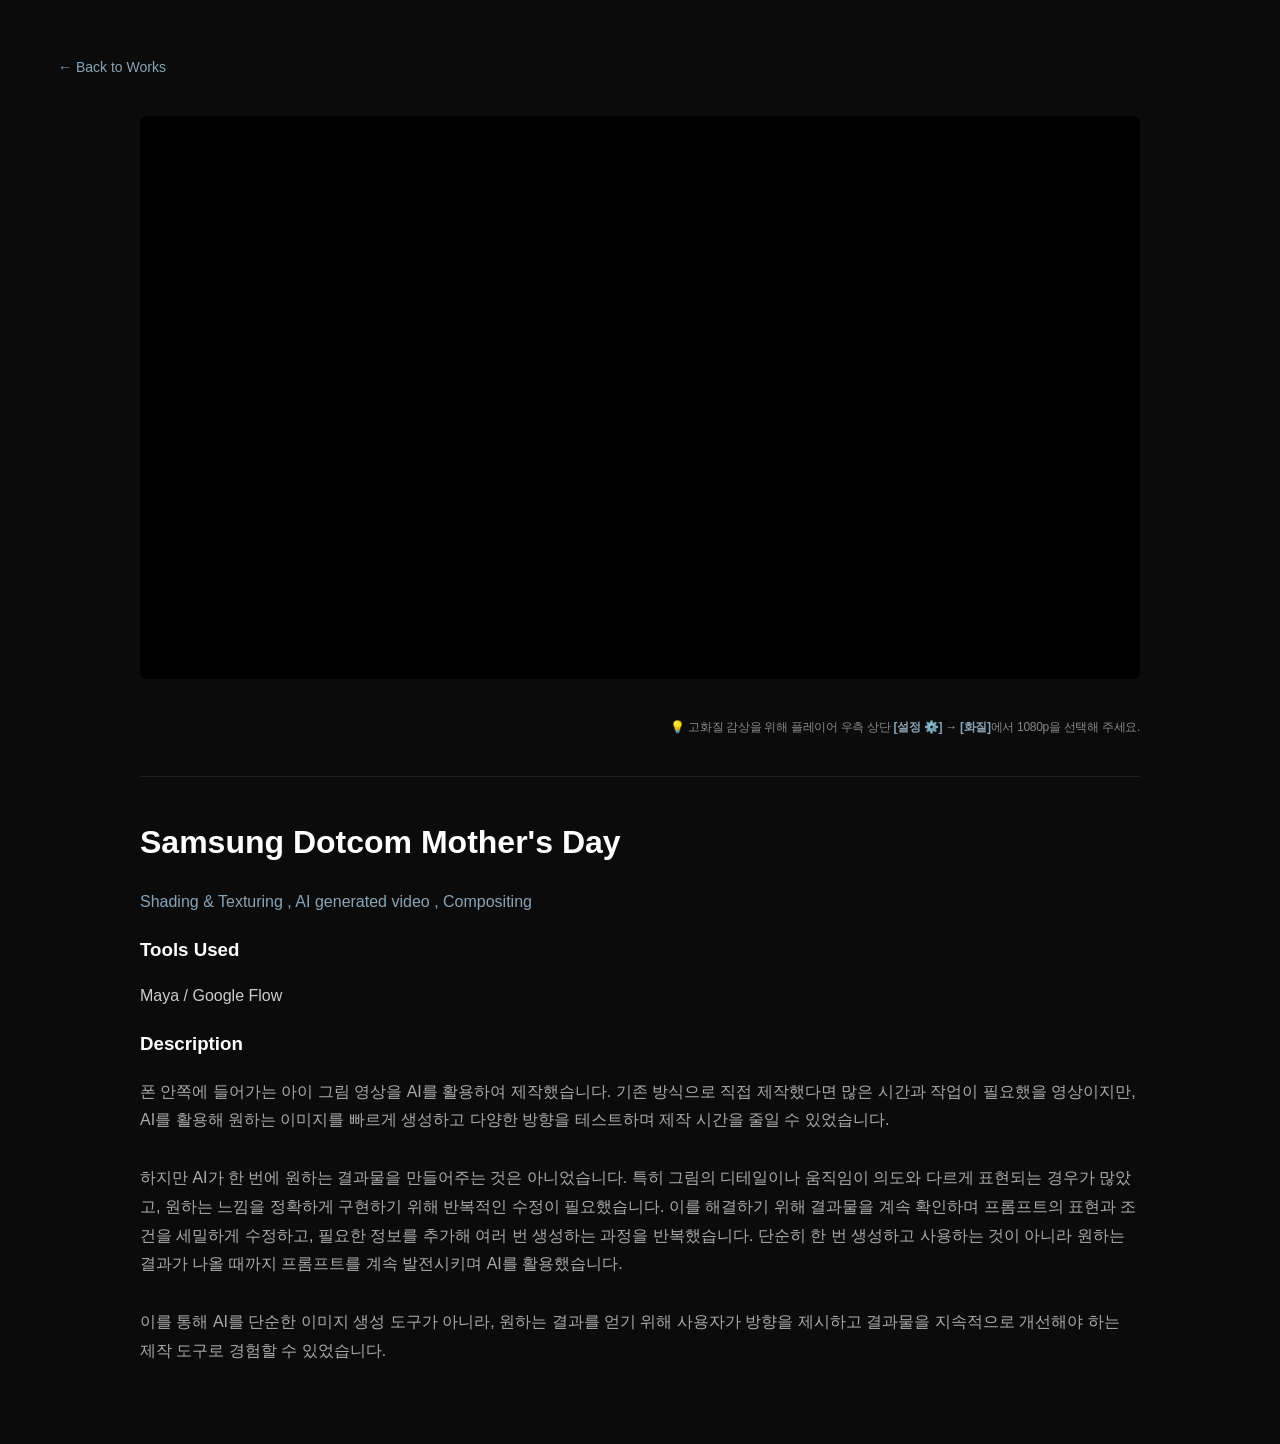
<file: projects/project8/project8.html>
<!DOCTYPE html>
<html lang="ko">
<head>
    <meta charset="UTF-8">
    <title>Hyundai Cortina Modeling | Project Detail</title>
    <style>
        body { background-color: #0b0b0b; color: #fff; padding: 50px; font-family: 'Helvetica Neue', Helvetica, Arial, sans-serif; }
        .back-btn { color: #8aa4b7; text-decoration: none; font-size: 14px; transition: color 0.2s; }
        .back-btn:hover { color: #ffffff; }
        .video-wrapper { max-width: 1000px; margin: 40px auto; aspect-ratio: 16/9; background-color: #000; border-radius: 6px; overflow: hidden; }
        .description { max-width: 1000px; margin: 20px auto; line-height: 1.6; }
        
        /* ★ 화질 안내 문구 스타일 ★ */
        .quality-notice {
            max-width: 1000px;
            margin: 0 auto 30px auto;
            text-align: right; /* 영상 우측 하단 플레이어 설정 버튼 위치에 맞게 우측 정렬 */
            font-size: 12px;
            color: #888888;
            letter-spacing: -0.3px;
        }

        .quality-notice span {
            color: #8aa4b7;
            font-weight: bold;
        }

        .description { max-width: 1000px; margin: 20px auto; line-height: 1.6; }
        
        /* 갤러리 섹션 스타일 */
        .project-gallery {
            max-width: 1000px;
            margin: 50px auto 0 auto;
            display: flex;
            flex-direction: column;
            gap: 30px; /* 이미지 간의 정갈한 간격 */
        }
        
        .gallery-item {
            width: 100%;
            border-radius: 6px;
            overflow: hidden;
            background-color: #111;
        }

        .gallery-item img {
            width: 100%;
            height: auto;
            display: block;
            object-fit: cover;
        }

        .gallery-item p {
            font-size: 13px;
            color: #666;
            margin-top: 10px;
            text-align: left;
        }
    </style>
</head>
<body>
    <a href="../../index.html" class="back-btn">← Back to Works</a>
    
    <div class="video-wrapper">
        <!-- 유튜브 주소 파라미터 중복 오타(?si=...와 ?rel=...) 수정 완료 -->
        <iframe width="1920" height="1080" src="https://www.youtube.com/embed/yISoWDzQFVQ?si=cJoxJOAnUctlITI5"?rel=0&modestbranding=1" 
                title="YouTube video player" 
                frameborder="0" 
                allow="accelerometer; autoplay; clipboard-write; encrypted-media; gyroscope; picture-in-picture; web-share" 
                allowfullscreen
                style="width:100%; height:100%;">
        </iframe>
    </div>

    <div class="quality-notice">
        💡 고화질 감상을 위해 플레이어 우측 상단 <span>[설정 ⚙️] → [화질]</span>에서 1080p을 선택해 주세요.
    </div>

    <div class="description">
        <hr style="border: 0; border-top: 1px solid #222; margin: 40px 0;">
    
        <h1>Samsung Dotcom Mother's Day</h1>
    

        <p style="color: #8aa4b7; margin-bottom: 20px;">
        Shading & Texturing , AI generated video , Compositing
        </p>

        <h3>Tools Used</h3>
        <p style="color: #ccc; margin-bottom: 20px;">
        Maya / Google Flow
        </p>

        <h3>Description</h3>
        <p style="color: #aaa; line-height: 1.8;">
        폰 안쪽에 들어가는 아이 그림 영상을 AI를 활용하여 제작했습니다. 기존 방식으로 직접 제작했다면 많은 시간과 작업이 필요했을 영상이지만, AI를 활용해 원하는 이미지를 빠르게 생성하고 다양한 방향을 테스트하며 제작 시간을 줄일 수 있었습니다.
        <br><br>하지만 AI가 한 번에 원하는 결과물을 만들어주는 것은 아니었습니다. 특히 그림의 디테일이나 움직임이 의도와 다르게 표현되는 경우가 많았고, 원하는 느낌을 정확하게 구현하기 위해 반복적인 수정이 필요했습니다. 이를 해결하기 위해 결과물을 계속 확인하며 프롬프트의 표현과 조건을 세밀하게 수정하고, 필요한 정보를 추가해 여러 번 생성하는 과정을 반복했습니다. 단순히 한 번 생성하고 사용하는 것이 아니라 원하는 결과가 나올 때까지 프롬프트를 계속 발전시키며 AI를 활용했습니다.
        <br><br>이를 통해 AI를 단순한 이미지 생성 도구가 아니라, 원하는 결과를 얻기 위해 사용자가 방향을 제시하고 결과물을 지속적으로 개선해야 하는 제작 도구로 경험할 수 있었습니다.

        </p>

        

        </div>
        <!-- ★ 사진 갤러리 섹션 끝 ★ -->

    </div>
</body>
</html>
</file>
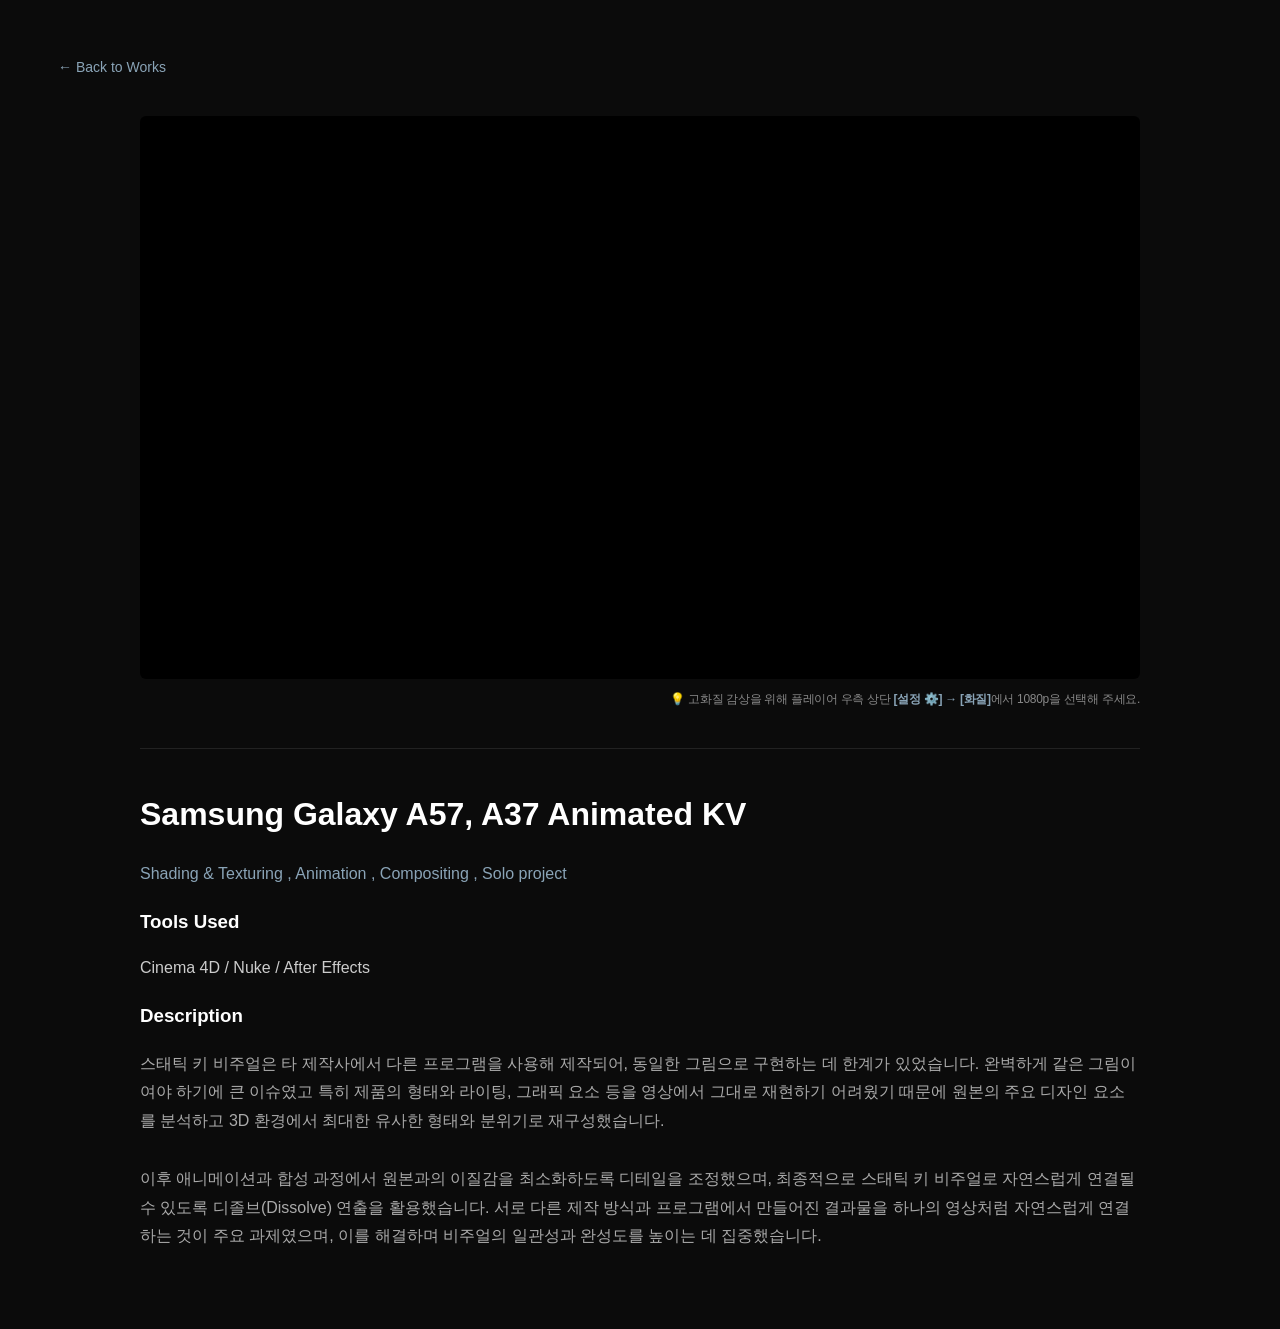
<file: projects/project9/project9.html>
<!DOCTYPE html>
<html lang="ko">
<head>
    <meta charset="UTF-8">
    <title>Samsung Galaxy A57, A37 Animated KV | Project Detail</title>
    <style>
        body { background-color: #0b0b0b; color: #fff; padding: 50px; font-family: 'Helvetica Neue', Helvetica, Arial, sans-serif; }
        .back-btn { color: #8aa4b7; text-decoration: none; font-size: 14px; transition: color 0.2s; }
        .back-btn:hover { color: #ffffff; }
        
        .video-wrapper { max-width: 1000px; margin: 40px auto 12px auto; aspect-ratio: 16/9; background-color: #000; border-radius: 6px; overflow: hidden; }
        
        /* ★ 화질 안내 문구 스타일 ★ */
        .quality-notice {
            max-width: 1000px;
            margin: 0 auto 30px auto;
            text-align: right; /* 영상 우측 하단 플레이어 설정 버튼 위치에 맞게 우측 정렬 */
            font-size: 12px;
            color: #888888;
            letter-spacing: -0.3px;
        }

        .quality-notice span {
            color: #8aa4b7;
            font-weight: bold;
        }

        .description { max-width: 1000px; margin: 20px auto; line-height: 1.6; }
        
        /* 갤러리 섹션 스타일 */
        .project-gallery {
            max-width: 1000px;
            margin: 50px auto 0 auto;
            display: flex;
            flex-direction: column;
            gap: 30px;
        }
        
        .gallery-item {
            width: 100%;
            border-radius: 6px;
            overflow: hidden;
            background-color: #111;
        }

        .gallery-item img {
            width: 100%;
            height: auto;
            display: block;
            object-fit: cover;
        }

        .gallery-item p {
            font-size: 13px;
            color: #666;
            margin-top: 10px;
            text-align: left;
        }
    </style>
</head>
<body>
    <a href="../../index.html" class="back-btn">← Back to Works</a>
    
    <div class="video-wrapper">
        <iframe width="1920" height="1080" 
                src="https://www.youtube.com/embed/Y9ifIgKLPr4?rel=0&modestbranding=1&controls=1" 
                title="YouTube video player" 
                frameborder="0" 
                allow="accelerometer; autoplay; clipboard-write; encrypted-media; gyroscope; picture-in-picture; web-share" 
                allowfullscreen
                style="width:100%; height:100%;">
        </iframe>
    </div>

    <div class="quality-notice">
        💡 고화질 감상을 위해 플레이어 우측 상단 <span>[설정 ⚙️] → [화질]</span>에서 1080p을 선택해 주세요.
    </div>

    <div class="description">
        <hr style="border: 0; border-top: 1px solid #222; margin: 40px 0;">
    
        <h1>Samsung Galaxy A57, A37 Animated KV</h1>

        <p style="color: #8aa4b7; margin-bottom: 20px;">
        Shading & Texturing , Animation , Compositing , Solo project
        </p>

        <h3>Tools Used</h3>
        <p style="color: #ccc; margin-bottom: 20px;">
        Cinema 4D / Nuke / After Effects
        </p>

        <h3>Description</h3>
        <p style="color: #aaa; line-height: 1.8;">
        스태틱 키 비주얼은 타 제작사에서 다른 프로그램을 사용해 제작되어, 동일한 그림으로 구현하는 데 한계가 있었습니다. 완벽하게 같은 그림이여야 하기에 큰 이슈였고 특히 제품의 형태와 라이팅, 그래픽 요소 등을 영상에서 그대로 재현하기 어려웠기 때문에 원본의 주요 디자인 요소를 분석하고 3D 환경에서 최대한 유사한 형태와 분위기로 재구성했습니다.
        
        <br><br>이후 애니메이션과 합성 과정에서 원본과의 이질감을 최소화하도록 디테일을 조정했으며, 최종적으로 스태틱 키 비주얼로 자연스럽게 연결될 수 있도록 디졸브(Dissolve) 연출을 활용했습니다. 서로 다른 제작 방식과 프로그램에서 만들어진 결과물을 하나의 영상처럼 자연스럽게 연결하는 것이 주요 과제였으며, 이를 해결하며 비주얼의 일관성과 완성도를 높이는 데 집중했습니다. 
        </p>



    </div>
</body>
</html>
</file>
<file: css/style.css>
/* 기본 초기화 및 블랙 테마 설정 */
* {
    margin: 0;
    padding: 0;
    box-sizing: border-box;
}

body {
    background-color: #000000;
    color: #ffffff;
    font-family: 'Helvetica Neue', Arial, sans-serif;
    padding: 0;
}

/* 상단 헤더 스타일 */
header {
    display: flex;
    justify-content: space-between;
    align-items: center;
    padding: 30px 40px;
    max-width: 1400px;
    margin: 0 auto;
}

header .logo {
    font-size: 18px;
    font-weight: bold;
    letter-spacing: -0.2px;
    color: #555555;
}

header nav a {
    color: #888888;
    text-decoration: none;
    margin-left: 20px;
    transition: color 0.3s;
}

header nav a:hover {
    color: #ffffff;
}

/* 히어로 전체 세션 */
.hero {
    position: relative;
    width: 100%;
    max-width: 1400px;
    margin: 0 auto 60px auto;
    aspect-ratio: 16 / 9;
    background-color: #000000;
    border-radius: 6px;
    overflow: hidden;
}

.hero-video-container {
    position: absolute;
    top: 0;
    left: 0;
    width: 100%;
    height: 100%;
    z-index: 1;
}

.video-overlay {
    position: absolute;
    top: 0;
    left: 0;
    width: 100%;
    height: 100%;
    background: rgba(0, 0, 0, 0.4);
    z-index: 2;
}

.hero-text {
    position: absolute;
    bottom: 10%; 
    left: 20px;
    z-index: 3;  
    pointer-events: none;
}

.hero-text h1 {
    font-size: 60px;
    font-weight: bold;
    letter-spacing: -0.8px;
    color: #ffffff;
    text-shadow: 0 4px 12px rgba(0, 0, 0, 0.5); 
    margin-bottom: 6px;
}

.hero-text p {
    font-size: 20px;
    color: #aaaaaa;
    text-shadow: 0 2px 8px rgba(0, 0, 0, 0.5);
}

/* 작품 그리드 */
.portfolio-grid {
    display: grid;
    grid-template-columns: repeat(auto-fill, minmax(380px, 1fr));
    gap: 40px;
    max-width: 1400px;
    margin: 0 auto;
    padding: 0 40px 100px 40px;
}

.project-card a {
    text-decoration: none;
    color: inherit;
    display: block;
}

.project-card img {
    width: 100%;
    height: auto;
    object-fit: cover;
    border-radius: 4px;
    transition: transform 0.4s ease;
}

.project-card:hover img {
    transform: scale(1.02);
}

.project-info {
    padding-top: 15px;
}

.project-info .year {
    font-size: 12px;
    color: #666666;
}

.project-info h3 {
    font-size: 18px;
    margin: 5px 0;
    font-weight: 500;
}

.project-info p {
    font-size: 13px;
    color: #8aa4b7;
}

/* Reels 세션 스타일 */
.reels-section {
    max-width: 1400px;
    margin: 0 auto 100px auto;
    padding: 0 40px;
    width: 100%;
}

.section-title {
    margin-bottom: 30px;
}

.section-title h2 {
    font-size: 24px;
    font-weight: bold;
    letter-spacing: -0.5px;
    margin-bottom: 6px;
    color: #ffffff;
}

.section-title p {
    font-size: 14px;
    color: #666666;
}

.reels-video-wrapper {
    width: 100%;
    aspect-ratio: 16 / 9;
    background-color: #000000;
    border-radius: 6px;
    overflow: hidden;
    box-shadow: 0 20px 40px rgba(0, 0, 0, 0.6);
}

.reels-description {
    margin-top: 35px;
    max-width: 1200px;
    text-align: left;
}

.reels-description h3 {
    font-size: 20px;
    font-weight: bold;
    color: #ffffff;
    margin-bottom: 12px;
    letter-spacing: -0.5px;
}

/* -------------------------------------------------------------
   ★ PC 및 전역 행간 및 타임스탬프 스타일 정의
   ------------------------------------------------------------- */
/* 상단 요약문 (2줄짜리) */
.reels-description .desc-text {
    font-size: 15px;
    line-height: 1.5;
    color: #dddddd;
    margin-bottom: 18px;
}

/* 타임스탬프 항목 (HTML 구조가 .reels-description 바로 아래 있든, .desc-text 안쪽에 있든 모두 강제 적용) */
.reels-description .timestamp-item,
.reels-description .desc-text .timestamp-item {
    font-size: 12px !important;       /* 글씨 크기 축소 */
    color: #aaaaaa !important;       /* 글씨 색상 */
    line-height: 1.2 !important;      /* 줄간격 바짝 줄이기 */
    display: block !important;        /* 한 줄씩 배치 */
    margin-bottom: 3px !important;    /* 항목 간 간격 최소화 */
}

/* 타임스탬프 버튼 (0:01 숫자가 들어간 버튼) */
.timestamp {
    font-size: 11px !important;
    font-weight: bold !important;
    color: #8aa4b7 !important;
    cursor: pointer;
    display: inline-block;
    padding: 1px 6px;
    background-color: rgba(255, 255, 255, 0.08);
    border-radius: 3px;
    margin-right: 6px;
    transition: all 0.2s ease;
    text-decoration: none;
}

.timestamp:hover {
    color: #ffffff !important;
    background-color: rgba(255, 255, 255, 0.25) !important;
}

.reels-description .desc-tools {
    font-size: 13px;
    color: #8aa4b7;
    margin-top: 15px;
}

.reels-description .desc-tools span {
    font-weight: bold;
    color: #cccccc;
}

footer {
    padding: 20px 0 40px 0;
    border-top: 1px solid #222222;
    color: #444444;
    font-size: 13px;
    max-width: 1400px;
    margin: 0 auto;
}


/* ==========================================================================
   모바일 및 태블릿 반응형 레이아웃 (화면 폭 768px 이하)
   ========================================================================== */
@media (max-width: 768px) {
    
    body {
        padding: 0;
    }

    header {
        padding: 20px 20px;
        flex-direction: column;
        gap: 15px;
    }

    header nav a {
        margin: 0 10px;
        font-size: 14px;
    }

    .hero {
        margin-bottom: 30px;
        aspect-ratio: 4 / 3; 
    }

    .hero-text {
        left: 20px;
        bottom: 8%;
        width: calc(100% - 40px);
    }

    .hero-text h1 {
        font-size: 24px;
        line-height: 1.2;
    }

    .hero-text p {
        font-size: 12px;
    }

    .portfolio-grid {
        grid-template-columns: 1fr;
        gap: 30px;
        padding: 0 20px 60px 20px;
    }

    .project-info h3 {
        font-size: 16px;
    }

    .project-info p {
        font-size: 12px;
    }

    footer {
        padding: 20px 20px 40px 20px;
        font-size: 11px;
    }

    .reels-section {
        padding: 0 20px;
        margin-bottom: 60px;
    }

    .section-title {
        margin-bottom: 15px;
    }

    .section-title h2 {
        font-size: 20px;
    }
    
    .section-title p {
        font-size: 12px;
    }

    .reels-description {
        margin-top: 20px;
    }

    .reels-description h3 {
        font-size: 16px;
    }

    .reels-description .desc-text {
        font-size: 13px;
    }

    .reels-description .desc-tools {
        font-size: 12px;
    }
}
</file>
